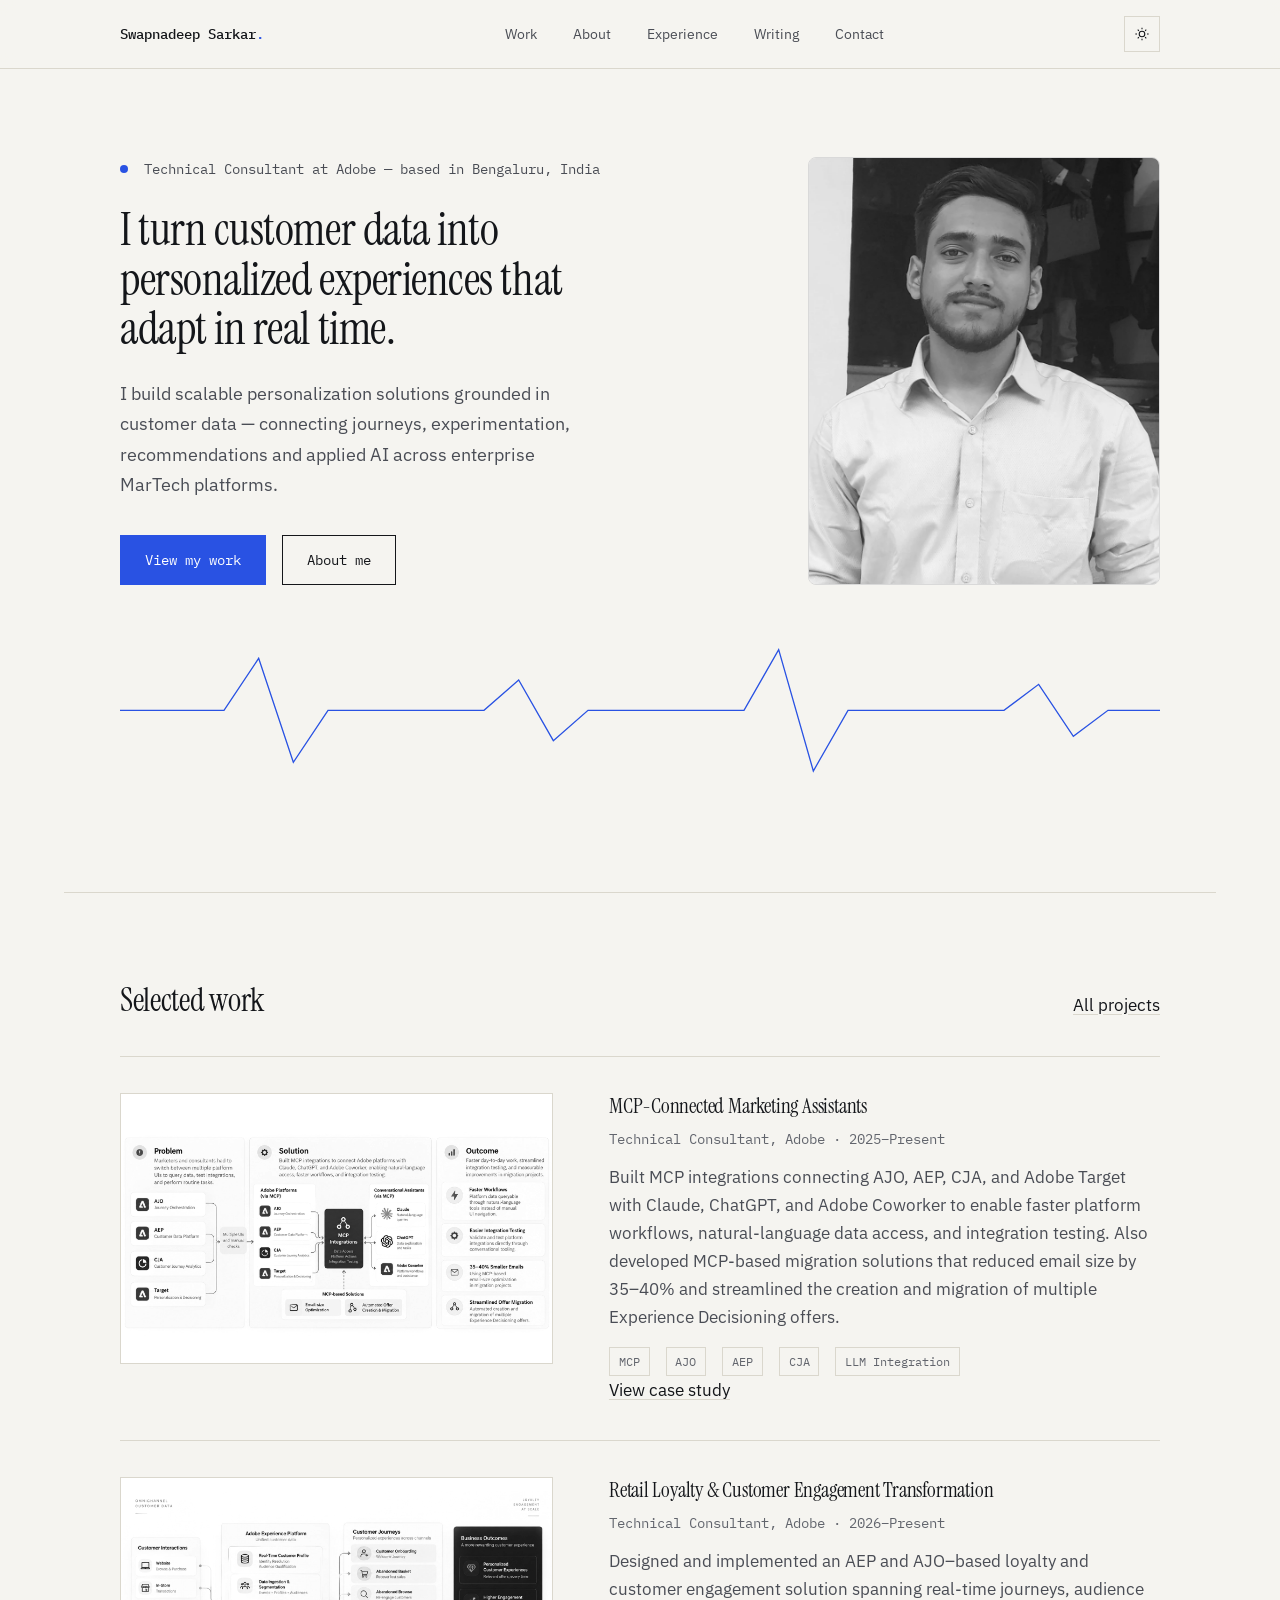
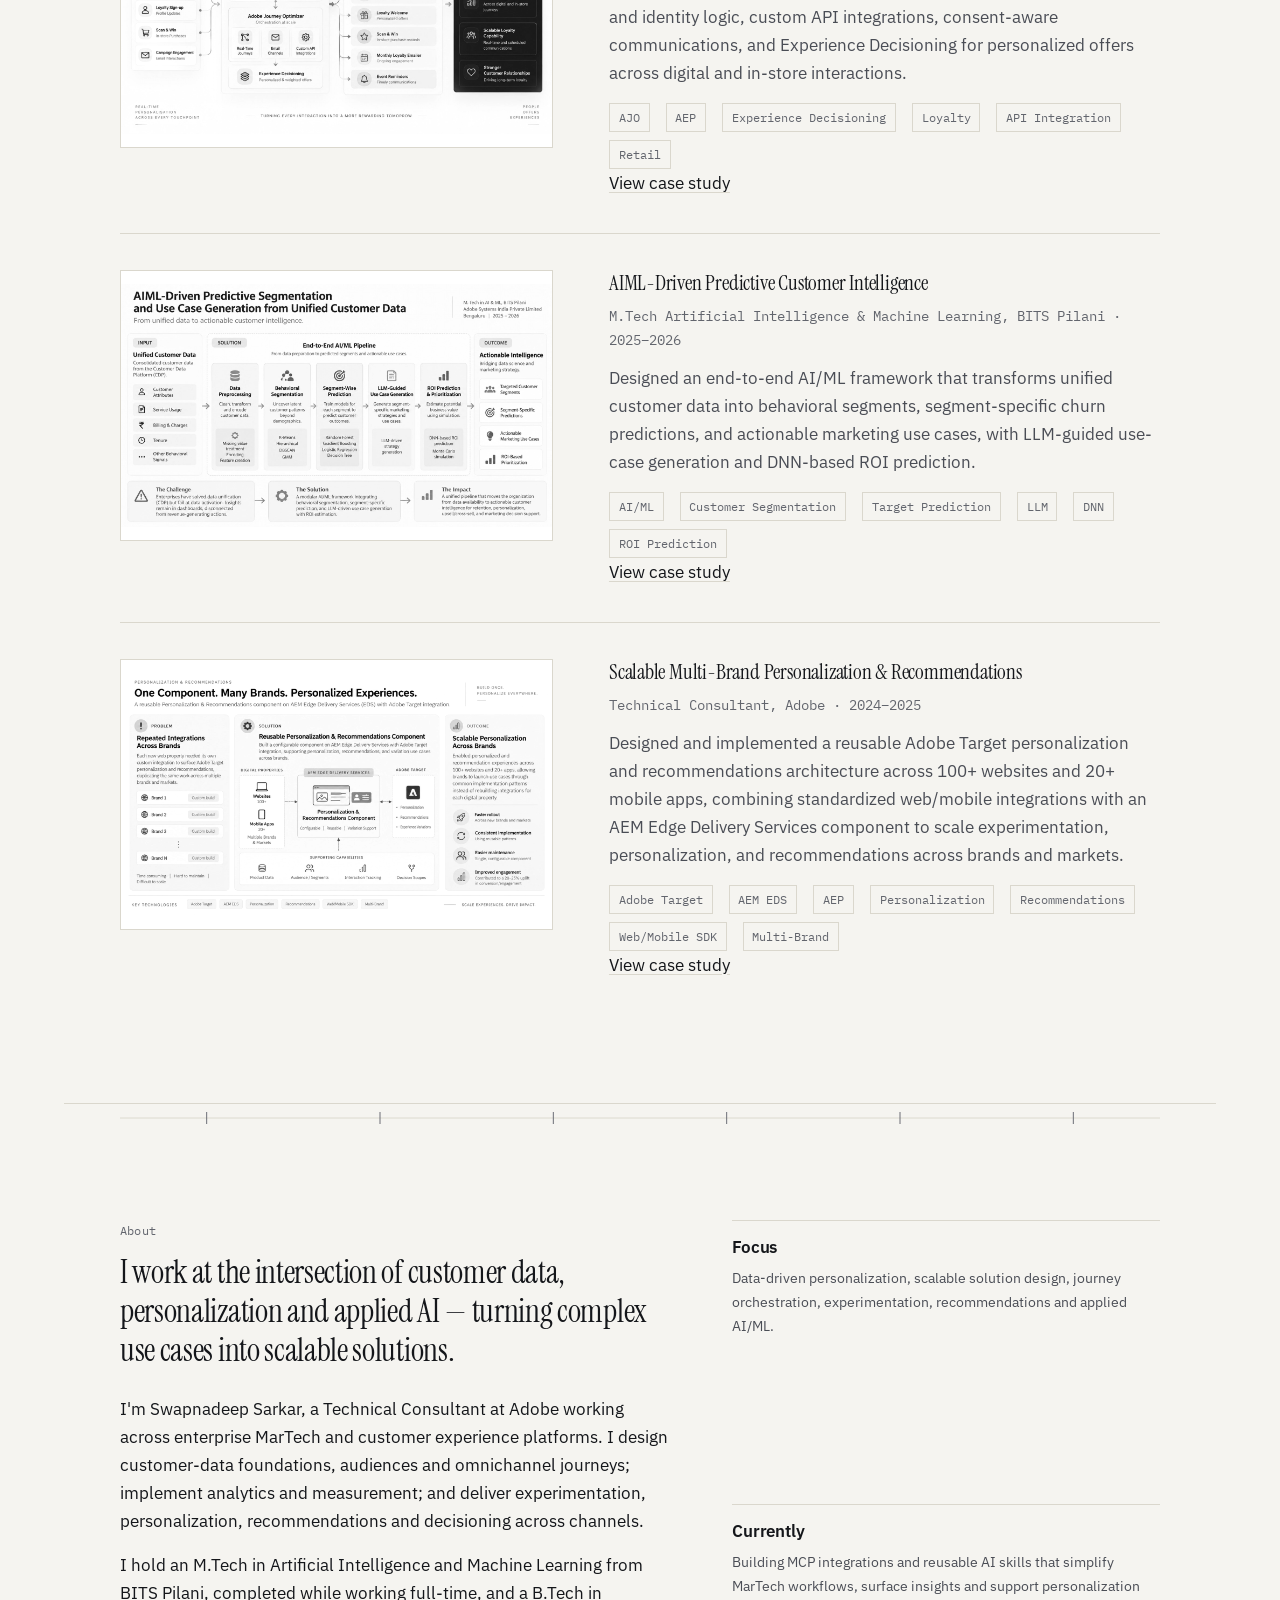
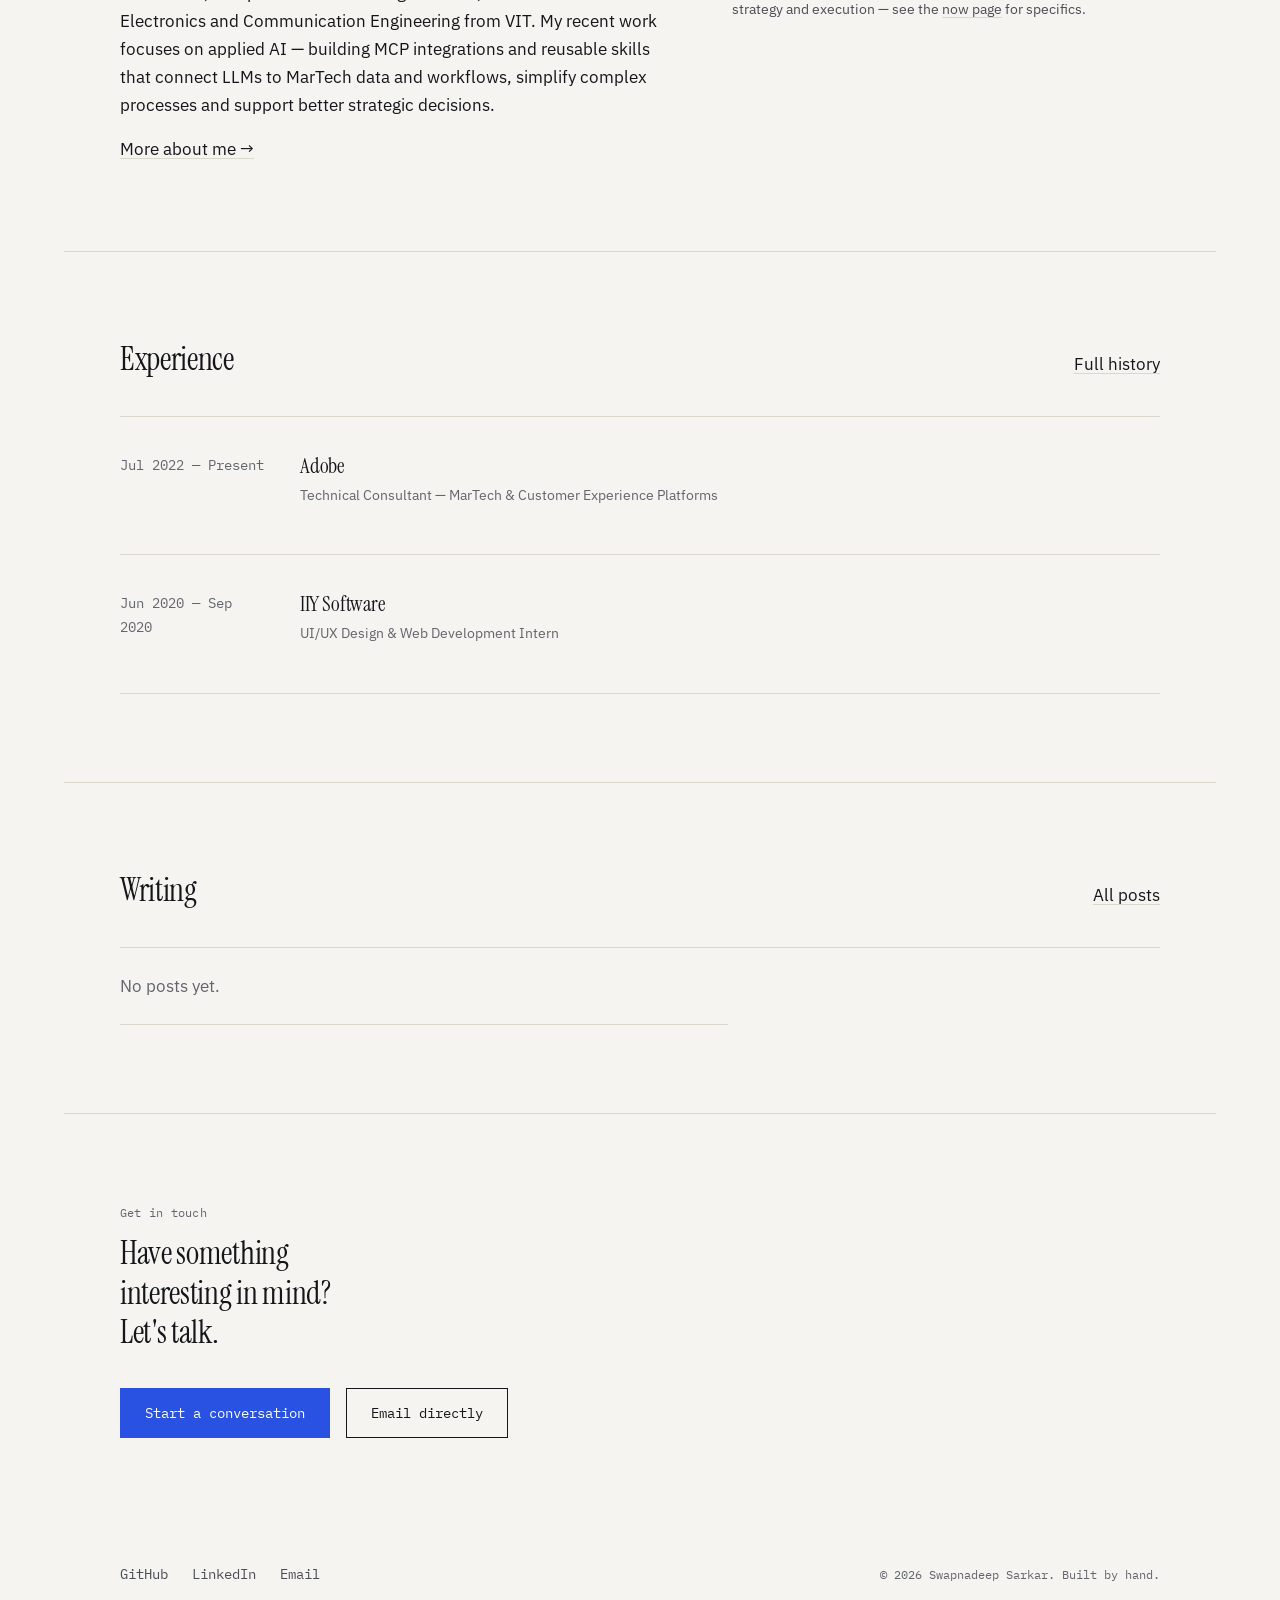
<file: index.html>
<!doctype html>
<html lang="en">

<head>
  <meta charset="UTF-8">
  <meta name="viewport" content="width=device-width, initial-scale=1">
  <title>Swapnadeep Sarkar — Technical Consultant, MarTech &amp; Applied AI</title>
  <meta name="description"
    content="Swapnadeep Sarkar — Technical Consultant at Adobe building personalization, orchestration and CDP systems for enterprise MarTech, with a growing focus on applied AI.">
  <link rel="canonical" href="https://swapnadeep2k.github.io/">
  <link rel="icon" href="assets/favicon.svg" type="image/svg+xml">
  <link rel="stylesheet" href="css/styles.css">

  <!-- Open Graph -->
  <meta property="og:type" content="website">
  <meta property="og:title" content="Swapnadeep Sarkar — Technical Consultant, MarTech &amp; Applied AI">
  <meta property="og:description"
    content="Building personalization, orchestration and CDP systems for enterprise MarTech, with a growing focus on applied AI.">
  <meta property="og:url" content="https://swapnadeep2k.github.io/">
  <meta property="og:image" content="https://swapnadeep2k.github.io/assets/og-image.png">
  <meta name="twitter:card" content="summary_large_image">
  <meta name="twitter:title" content="Swapnadeep Sarkar — Technical Consultant, MarTech &amp; Applied AI">
  <meta name="twitter:description"
    content="Building personalization, orchestration and CDP systems for enterprise MarTech, with a growing focus on applied AI.">
  <meta name="twitter:image" content="https://swapnadeep2k.github.io/assets/og-image.png">

  <script type="application/ld+json">
{
  "@context": "https://schema.org",
  "@type": "Person",
  "name": "Swapnadeep Sarkar",
  "url": "https://swapnadeep2k.github.io",
  "jobTitle": "Technical Consultant",
  "worksFor": { "@type": "Organization", "name": "Adobe" },
  "alumniOf": [
    { "@type": "CollegeOrUniversity", "name": "Birla Institute of Technology and Science, Pilani" },
    { "@type": "CollegeOrUniversity", "name": "Vellore Institute of Technology" }
  ],
  "sameAs": [
    "https://github.com/Swapnadeep2K",
    "https://www.linkedin.com/in/swapnadeep-sarkar"
  ]
}
</script>
  <script src="js/main.js"></script>
</head>

<body>
  <a class="skip-link" href="#main">Skip to content</a>

  <header class="site-header">
    <div class="wrap">
      <a class="site-mark" href="index.html">Swapnadeep Sarkar<span>.</span></a>
      <nav class="site-nav" aria-label="Primary">
        <a href="projects.html">Work</a>
        <a href="about.html">About</a>
        <a href="experience.html">Experience</a>
        <a href="writing.html">Writing</a>
        <a href="contact.html">Contact</a>
      </nav>
      <div class="header-actions">
        <button class="theme-toggle" data-theme-toggle type="button" aria-label="Toggle dark mode">
          <svg class="icon-sun" viewBox="0 0 24 24" fill="none" stroke="currentColor" stroke-width="1.6"
            aria-hidden="true">
            <circle cx="12" cy="12" r="4.2" />
            <path
              d="M12 2.5v2.4M12 19v2.4M4.5 12H2M22 12h-2.5M5.6 5.6l1.7 1.7M16.7 16.7l1.7 1.7M18.4 5.6l-1.7 1.7M7.3 16.7l-1.7 1.7" />
          </svg>
          <svg class="icon-moon" viewBox="0 0 24 24" fill="none" stroke="currentColor" stroke-width="1.6"
            aria-hidden="true">
            <path d="M20 14.5A8.5 8.5 0 0 1 9.5 4 8.5 8.5 0 1 0 20 14.5Z" />
          </svg>
        </button>
        <button class="nav-toggle" data-nav-toggle type="button" aria-label="Toggle menu" aria-expanded="false"
          aria-controls="mobile-nav">
          <svg viewBox="0 0 24 24" fill="none" stroke="currentColor" stroke-width="1.6" aria-hidden="true">
            <path d="M4 7h16M4 12h16M4 17h16" />
          </svg>
        </button>
      </div>
    </div>
  </header>

  <nav class="mobile-nav" id="mobile-nav" data-mobile-nav aria-label="Mobile">
    <ul>
      <li><a href="projects.html">Work</a></li>
      <li><a href="about.html">About</a></li>
      <li><a href="experience.html">Experience</a></li>
      <li><a href="writing.html">Writing</a></li>
      <li><a href="contact.html">Contact</a></li>
    </ul>
  </nav>

  <main id="main">

    <section class="hero wrap">
      <div class="hero-grid">
        <div class="hero-copy">
          <p class="hero-kicker"><span class="status-dot" aria-hidden="true"></span>Technical Consultant at Adobe —
            based in
            Bengaluru, India</p>
          <h1>I turn customer data into personalized experiences that adapt in real time.</h1>
          <p class="lede">I build scalable personalization solutions grounded in customer data — connecting journeys,
            experimentation, recommendations and applied AI across enterprise MarTech platforms.</p>
          <div class="btn-row">
            <a class="btn btn-primary" href="projects.html">View my work</a>
            <a class="btn" href="about.html">About me</a>
          </div>
        </div>
        <div class="hero-media">
          <picture>
            <source srcset="assets/profile.webp" type="image/webp">
            <img class="hero-photo" src="assets/profile.png" alt="Portrait of Swapnadeep Sarkar" width="480" height="480">
          </picture>
        </div>
      </div>

      <svg class="signal-trace" viewBox="0 0 1200 160" preserveAspectRatio="none" role="img"
        aria-label="Decorative signal waveform">
        <path id="signal-path"
          d="M0,80 L120,80 L160,20 L200,140 L240,80 L420,80 L460,45 L500,115 L540,80 L720,80 L760,10 L800,150 L840,80 L1020,80 L1060,50 L1100,110 L1140,80 L1200,80" />
        <circle class="signal-pulse" r="5">
          <set attributeName="opacity" to="1" begin="2s" fill="freeze" />
          <animateMotion dur="5s" begin="2s" repeatCount="indefinite">
            <mpath href="#signal-path" xlink:href="#signal-path" />
          </animateMotion>
        </circle>
      </svg>
    </section>

    <section class="wrap">
      <div class="section-head">
        <h2>Selected work</h2>
        <a class="inline-link" href="projects.html">All projects</a>
      </div>
      <div class="work-list">

        <article class="work-item">
          <div class="work-visual">
            <picture>
              <source srcset="assets/mcp-connected-marketing-assistants.webp" type="image/webp">
              <img src="assets/mcp-connected-marketing-assistants.png"
                alt="MCP-Connected Marketing Assistants project screenshot" width="1600" height="1000" loading="lazy">
            </picture>
          </div>
          <div class="work-body">
            <h3>MCP-Connected Marketing Assistants</h3>
            <p class="role">Technical Consultant, Adobe · 2025–Present</p>
            <p>Built MCP integrations connecting AJO, AEP, CJA, and Adobe Target with Claude, ChatGPT, and Adobe
              Coworker to enable faster platform workflows, natural-language data access, and integration testing. Also
              developed MCP-based migration solutions that reduced email size by 35–40% and streamlined the creation and
              migration of multiple Experience Decisioning offers.</p>
            <div class="stack-list">
              <span>MCP</span><span>AJO</span><span>AEP</span><span>CJA</span><span>LLM Integration</span>
            </div>
            <a class="inline-link" href="projects.html#mcp-connected-marketing-assistants">View case study</a>
          </div>
        </article>

        <article class="work-item">
          <div class="work-visual">
            <picture>
              <source srcset="assets/retail-loyalty-&amp;-customer-engagement-transformation.webp" type="image/webp">
              <img src="assets/retail-loyalty-&amp;-customer-engagement-transformation.png"
                alt="Retail Loyalty & Customer Engagement Transformation project screenshot" width="1600" height="1000" loading="lazy">
            </picture>
          </div>
          <div class="work-body">
            <h3>Retail Loyalty & Customer Engagement Transformation</h3>
            <p class="role">Technical Consultant, Adobe · 2026–Present</p>
            <p>Designed and implemented an AEP and AJO–based loyalty and customer engagement solution spanning real-time
              journeys, audience and identity logic, custom API integrations, consent-aware communications, and
              Experience Decisioning for personalized offers across digital and in-store interactions.</p>
            <div class="stack-list">
              <span>AJO</span><span>AEP</span><span>Experience Decisioning</span><span>Loyalty</span><span>API
                Integration</span><span>Retail</span>
            </div>
            <a class="inline-link" href="projects.html#retail-loyalty-customer-engagement-transformation">View case study</a>
          </div>
        </article>

        <article class="work-item">
          <div class="work-visual">
            <picture>
              <source srcset="assets/aiml-driven-predictive-customer-intelligence.webp" type="image/webp">
              <img src="assets/aiml-driven-predictive-customer-intelligence.png"
                alt="AIML-Driven Predictive Customer Intelligence project screenshot" width="1600" height="1000" loading="lazy">
            </picture>
          </div>
          <div class="work-body">
            <h3>AIML-Driven Predictive Customer Intelligence</h3>
            <p class="role">M.Tech Artificial Intelligence &amp; Machine Learning, BITS Pilani · 2025–2026</p>
            <p>Designed an end-to-end AI/ML framework that transforms unified customer data into behavioral segments,
              segment-specific churn predictions, and actionable marketing use cases, with LLM-guided use-case
              generation and DNN-based ROI prediction.</p>
            <div class="stack-list">
              <span>AI/ML</span><span>Customer Segmentation</span><span>Target Prediction</span><span>LLM</span>
              <span>DNN</span><span>ROI Prediction</span>
            </div>
            <a class="inline-link" href="projects.html#aiml-driven-predictive-customer-intelligence">View case study</a>
          </div>
        </article>

        <article class="work-item">
          <div class="work-visual">
            <picture>
              <source srcset="assets/scalable-multi-brand-personalization-&amp;-recommendations.webp" type="image/webp">
              <img src="assets/scalable-multi-brand-personalization-&amp;-recommendations.png"
                alt="Scalable Multi-Brand Personalization & Recommendations project screenshot" width="1600"
                height="1000" loading="lazy">
            </picture>
          </div>
          <div class="work-body">
            <h3>Scalable Multi-Brand Personalization & Recommendations</h3>
            <p class="role">Technical Consultant, Adobe · 2024–2025</p>
            <p>Designed and implemented a reusable Adobe Target personalization and recommendations architecture across
              100+ websites and 20+ mobile apps, combining standardized web/mobile integrations with an AEM Edge
              Delivery Services component to scale experimentation, personalization, and recommendations across brands
              and markets.</p>
            <div class="stack-list">
              <span>Adobe Target</span><span>AEM
                EDS</span><span>AEP</span><span>Personalization</span><span>Recommendations</span><span>Web/Mobile SDK
              </span><span>Multi-Brand
              </span>
            </div>
            <a class="inline-link" href="projects.html#scalable-multi-brand-personalization-recommendations">View case study</a>
          </div>
        </article>



      </div>
    </section>

    <svg class="signal-divider wrap" viewBox="0 0 1200 28" preserveAspectRatio="none" aria-hidden="true">
      <path d="M0,14 H1200" />
      <path class="tick" d="M100,8 V20 M300,8 V20 M500,8 V20 M700,8 V20 M900,8 V20 M1100,8 V20" />
    </svg>

    <section class="wrap">
      <div class="about-grid">
        <div>
          <p class="label">About</p>
          <h2 style="margin-block:var(--space-3) var(--space-5)">I work at the intersection of customer data,
            personalization and applied AI — turning complex use cases into scalable solutions.</h2>
          <p>I'm Swapnadeep Sarkar, a Technical Consultant at Adobe working across enterprise MarTech and customer
            experience platforms. I design customer-data foundations, audiences and omnichannel journeys; implement
            analytics and measurement; and deliver experimentation, personalization, recommendations and decisioning
            across channels.</p>
          <p style="margin-top:var(--space-4)">
            I hold an M.Tech in Artificial Intelligence and Machine Learning from BITS Pilani, completed while working
            full-time, and a B.Tech in Electronics and Communication Engineering from VIT. My recent work focuses on
            applied AI — building MCP integrations and reusable skills that connect LLMs to MarTech data and workflows,
            simplify complex processes and support better strategic decisions.
          </p>
          <p class="mt-0" style="margin-top:var(--space-4)"><a class="inline-link" href="about.html">More about me →</a>
          </p>
        </div>
        <div class="pillar-list">
          <div class="pillar">
            <h3>Focus</h3>
            <p>Data-driven personalization, scalable solution design, journey orchestration, experimentation,
              recommendations and applied AI/ML.</p>
          </div>
          <div class="pillar">
            <h3>Currently</h3>
            <p>Building MCP integrations and reusable AI skills that simplify MarTech workflows, surface insights and
              support personalization strategy and execution — see the <a class="inline-link" href="now.html">now
                page</a> for specifics.</p>
          </div>
        </div>
      </div>
    </section>

    <section class="wrap">
      <div class="section-head">
        <h2>Experience</h2>
        <a class="inline-link" href="experience.html">Full history</a>
      </div>
      <div class="timeline">
        <div class="timeline-item">
          <p class="timeline-date">Jul 2022 — Present</p>
          <div>
            <h3>Adobe</h3>
            <p class="timeline-role">Technical Consultant — MarTech &amp; Customer Experience Platforms</p>
          </div>
        </div>
        <div class="timeline-item">
          <p class="timeline-date">Jun 2020 — Sep 2020</p>
          <div>
            <h3>IIY Software</h3>
            <p class="timeline-role">UI/UX Design &amp; Web Development Intern</p>
          </div>
        </div>
      </div>
    </section>

    <section class="wrap">
      <div class="section-head">
        <h2>Writing</h2>
        <a class="inline-link" href="writing.html">All posts</a>
      </div>
      <div class="writing-list">
        <p class="writing-item text-muted">No posts yet.</p>
      </div>
    </section>

    <section class="wrap cta">
      <p class="label">Get in touch</p>
      <h2 style="margin-block:var(--space-3) var(--space-6)">Have something interesting in mind? Let's talk.</h2>
      <div class="btn-row">
        <a class="btn btn-primary" href="contact.html">Start a conversation</a>
        <a class="btn" href="mailto:swapnamama90@gmail.com">Email directly</a>
      </div>
    </section>

  </main>

  <footer class="site-footer wrap">
    <div class="footer-grid">
      <div class="footer-links">
        <a href="https://github.com/Swapnadeep2K">GitHub</a>
        <a href="https://www.linkedin.com/in/swapnadeep-sarkar">LinkedIn</a>
        <a href="mailto:swapnamama90@gmail.com">Email</a>
      </div>
      <p class="footer-meta">© <span data-year>2026</span> Swapnadeep Sarkar. Built by hand.</p>
    </div>
  </footer>

</body>

</html>
</file>
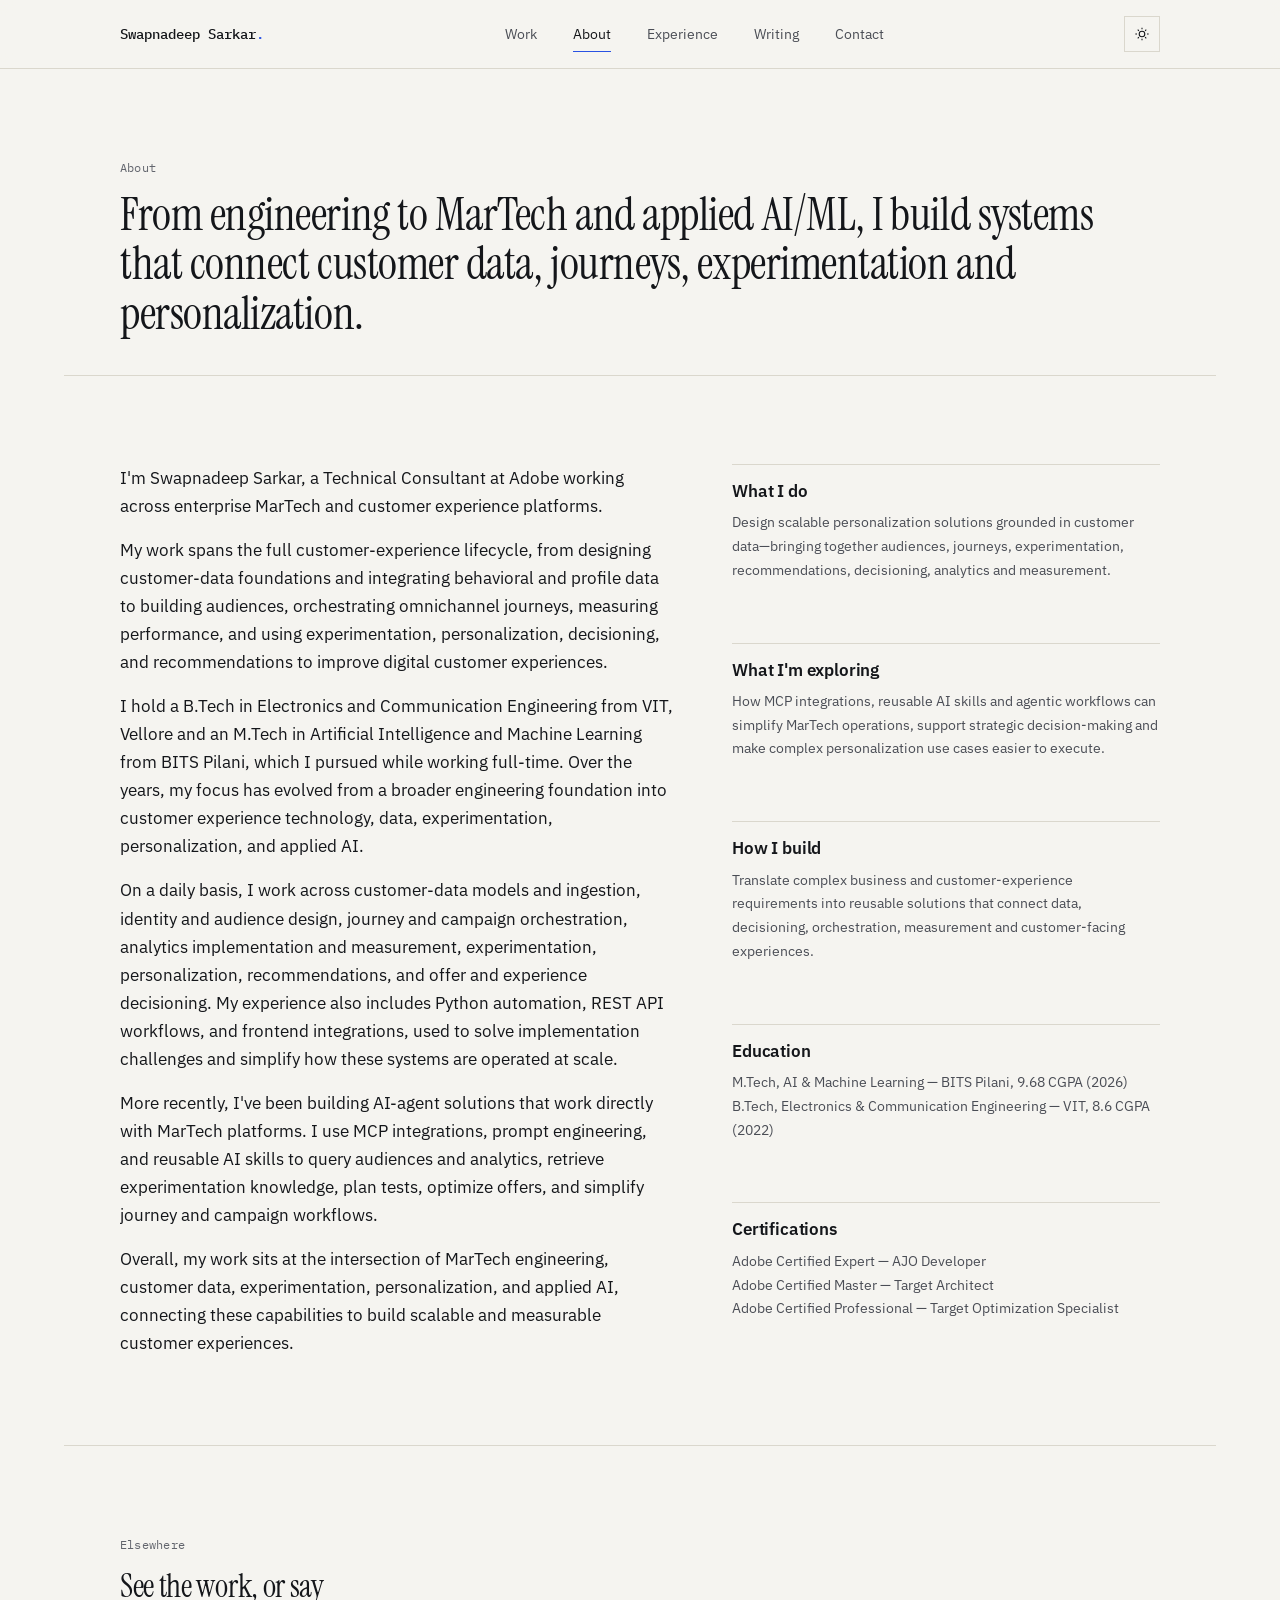
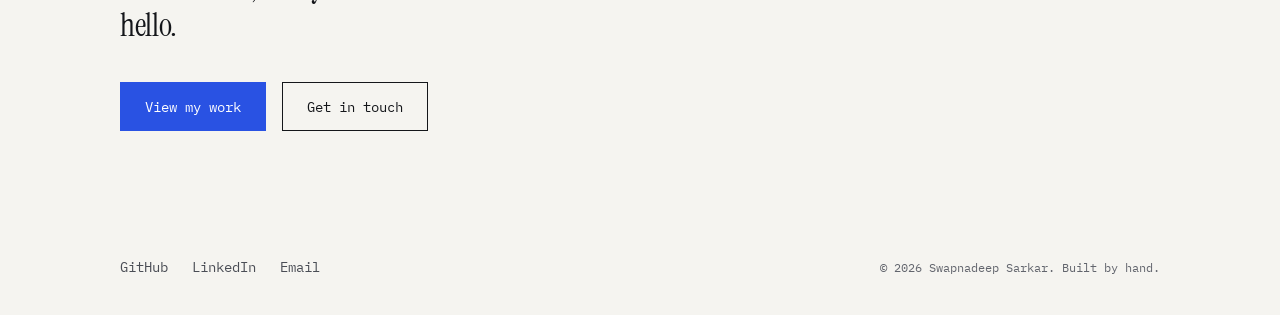
<file: about.html>
<!doctype html>
<html lang="en">

<head>
  <meta charset="UTF-8">
  <meta name="viewport" content="width=device-width, initial-scale=1">
  <title>About — Swapnadeep Sarkar</title>
  <meta name="description"
    content="About Swapnadeep Sarkar — Technical Consultant working in enterprise MarTech and applied AI, M.Tech in AI/ML from BITS Pilani, background in Electronics and Communication Engineering.">
  <link rel="canonical" href="https://swapnadeep2k.github.io/about.html">
  <link rel="icon" href="assets/favicon.svg" type="image/svg+xml">
  <link rel="stylesheet" href="css/styles.css">
  <meta property="og:type" content="website">
  <meta property="og:title" content="About — Swapnadeep Sarkar">
  <meta property="og:description" content="About Swapnadeep Sarkar — Technical Consultant working in enterprise MarTech and applied AI, M.Tech in AI/ML from BITS Pilani, background in Electronics and Communication Engineering.">
  <meta property="og:url" content="https://swapnadeep2k.github.io/about.html">
  <meta property="og:image" content="https://swapnadeep2k.github.io/assets/og-image.png">
  <meta name="twitter:card" content="summary_large_image">
  <meta name="twitter:title" content="About — Swapnadeep Sarkar">
  <meta name="twitter:description" content="About Swapnadeep Sarkar — Technical Consultant working in enterprise MarTech and applied AI, M.Tech in AI/ML from BITS Pilani, background in Electronics and Communication Engineering.">
  <meta name="twitter:image" content="https://swapnadeep2k.github.io/assets/og-image.png">
  <script type="application/ld+json">
  {
    "@context": "https://schema.org",
    "@type": "ProfilePage",
    "name": "About — Swapnadeep Sarkar",
    "description": "About Swapnadeep Sarkar — Technical Consultant working in enterprise MarTech and applied AI, M.Tech in AI/ML from BITS Pilani, background in Electronics and Communication Engineering.",
    "url": "https://swapnadeep2k.github.io/about.html",
    "mainEntity": { "@type": "Person", "name": "Swapnadeep Sarkar", "url": "https://swapnadeep2k.github.io/" }
  }
  </script>
  <script src="js/main.js"></script>
</head>

<body>
  <a class="skip-link" href="#main">Skip to content</a>

  <header class="site-header">
    <div class="wrap">
      <a class="site-mark" href="index.html">Swapnadeep Sarkar<span>.</span></a>
      <nav class="site-nav" aria-label="Primary">
        <a href="projects.html">Work</a>
        <a href="about.html" aria-current="page">About</a>
        <a href="experience.html">Experience</a>
        <a href="writing.html">Writing</a>
        <a href="contact.html">Contact</a>
      </nav>
      <div class="header-actions">
        <button class="theme-toggle" data-theme-toggle type="button" aria-label="Toggle dark mode">
          <svg class="icon-sun" viewBox="0 0 24 24" fill="none" stroke="currentColor" stroke-width="1.6"
            aria-hidden="true">
            <circle cx="12" cy="12" r="4.2" />
            <path
              d="M12 2.5v2.4M12 19v2.4M4.5 12H2M22 12h-2.5M5.6 5.6l1.7 1.7M16.7 16.7l1.7 1.7M18.4 5.6l-1.7 1.7M7.3 16.7l-1.7 1.7" />
          </svg>
          <svg class="icon-moon" viewBox="0 0 24 24" fill="none" stroke="currentColor" stroke-width="1.6"
            aria-hidden="true">
            <path d="M20 14.5A8.5 8.5 0 0 1 9.5 4 8.5 8.5 0 1 0 20 14.5Z" />
          </svg>
        </button>
        <button class="nav-toggle" data-nav-toggle type="button" aria-label="Toggle menu" aria-expanded="false"
          aria-controls="mobile-nav">
          <svg viewBox="0 0 24 24" fill="none" stroke="currentColor" stroke-width="1.6" aria-hidden="true">
            <path d="M4 7h16M4 12h16M4 17h16" />
          </svg>
        </button>
      </div>
    </div>
  </header>

  <nav class="mobile-nav" id="mobile-nav" data-mobile-nav aria-label="Mobile">
    <ul>
      <li><a href="projects.html">Work</a></li>
      <li><a href="about.html">About</a></li>
      <li><a href="experience.html">Experience</a></li>
      <li><a href="writing.html">Writing</a></li>
      <li><a href="contact.html">Contact</a></li>
    </ul>
  </nav>

  <main id="main">

    <section class="wrap" style="padding-block: var(--space-8) var(--space-6);">
      <p class="label">About</p>
      <h1 style="margin-top:var(--space-3)">From engineering to MarTech and applied AI/ML, I build systems that connect customer data, journeys, experimentation and personalization.</h1>
    </section>

    <section class="wrap">
      <div class="about-grid">
        <div>
          <p>I'm Swapnadeep Sarkar, a Technical Consultant at Adobe working across enterprise MarTech and customer experience platforms.</p>
          <p style="margin-top:var(--space-4)">My work spans the full customer-experience lifecycle, from designing customer-data foundations and integrating behavioral and profile data to building audiences, orchestrating omnichannel journeys, measuring performance, and using experimentation, personalization, decisioning, and recommendations to improve digital customer experiences.</p>
          <p style="margin-top:var(--space-4)">I hold a B.Tech in Electronics and Communication Engineering from VIT, Vellore and an M.Tech in Artificial Intelligence and Machine Learning from BITS Pilani, which I pursued while working full-time. Over the years, my focus has evolved from a broader engineering foundation into customer experience technology, data, experimentation, personalization, and applied AI.</p>
          <p style="margin-top:var(--space-4)">On a daily basis, I work across customer-data models and ingestion, identity and audience design, journey and campaign orchestration, analytics implementation and measurement, experimentation, personalization, recommendations, and offer and experience decisioning. My experience also includes Python automation, REST API workflows, and frontend integrations, used to solve implementation challenges and simplify how these systems are operated at scale.</p>
          <p style="margin-top:var(--space-4)">More recently, I've been building AI-agent solutions that work directly with MarTech platforms. I use MCP integrations, prompt engineering, and reusable AI skills to query audiences and analytics, retrieve experimentation knowledge, plan tests, optimize offers, and simplify journey and campaign workflows.</p>
          <p style="margin-top:var(--space-4)">Overall, my work sits at the intersection of MarTech engineering, customer data, experimentation, personalization, and applied AI, connecting these capabilities to build scalable and measurable customer experiences.</p>
        </div>

        <div class="pillar-list">
          <div class="pillar">
            <h3>What I do</h3>
            <p>Design scalable personalization solutions grounded in customer data—bringing together audiences, journeys, experimentation, recommendations, decisioning, analytics and measurement.</p>
          </div>
          <div class="pillar">
            <h3>What I'm exploring</h3>
            <p>How MCP integrations, reusable AI skills and agentic workflows can simplify MarTech operations, support strategic decision-making and make complex personalization use cases easier to execute.</p>
          </div>
          <div class="pillar">
            <h3>How I build</h3>
            <p>Translate complex business and customer-experience requirements into reusable solutions that connect data, decisioning, orchestration, measurement and customer-facing experiences.</p>
          </div>
          <div class="pillar">
            <h3>Education</h3>
            <p>M.Tech, AI &amp; Machine Learning — BITS Pilani, 9.68 CGPA (2026)<br>B.Tech, Electronics &amp;
              Communication Engineering — VIT, 8.6 CGPA (2022)</p>
          </div>
          <div class="pillar">
            <h3>Certifications</h3>
            <p>Adobe Certified Expert — AJO Developer<br>Adobe Certified Master — Target Architect<br>Adobe Certified
              Professional — Target Optimization Specialist</p>
          </div>
        </div>
      </div>
    </section>

    <section class="wrap cta">
      <p class="label">Elsewhere</p>
      <h2 style="margin-block:var(--space-3) var(--space-6)">See the work, or say hello.</h2>
      <div class="btn-row">
        <a class="btn btn-primary" href="projects.html">View my work</a>
        <a class="btn" href="contact.html">Get in touch</a>
      </div>
    </section>

  </main>

  <footer class="site-footer wrap">
    <div class="footer-grid">
      <div class="footer-links">
        <a href="https://github.com/Swapnadeep2K">GitHub</a>
        <a href="https://www.linkedin.com/in/swapnadeep-sarkar">LinkedIn</a>
        <a href="mailto:swapnamama90@gmail.com">Email</a>
      </div>
      <p class="footer-meta">© <span data-year>2026</span> Swapnadeep Sarkar. Built by hand.</p>
    </div>
  </footer>

</body>

</html>
</file>
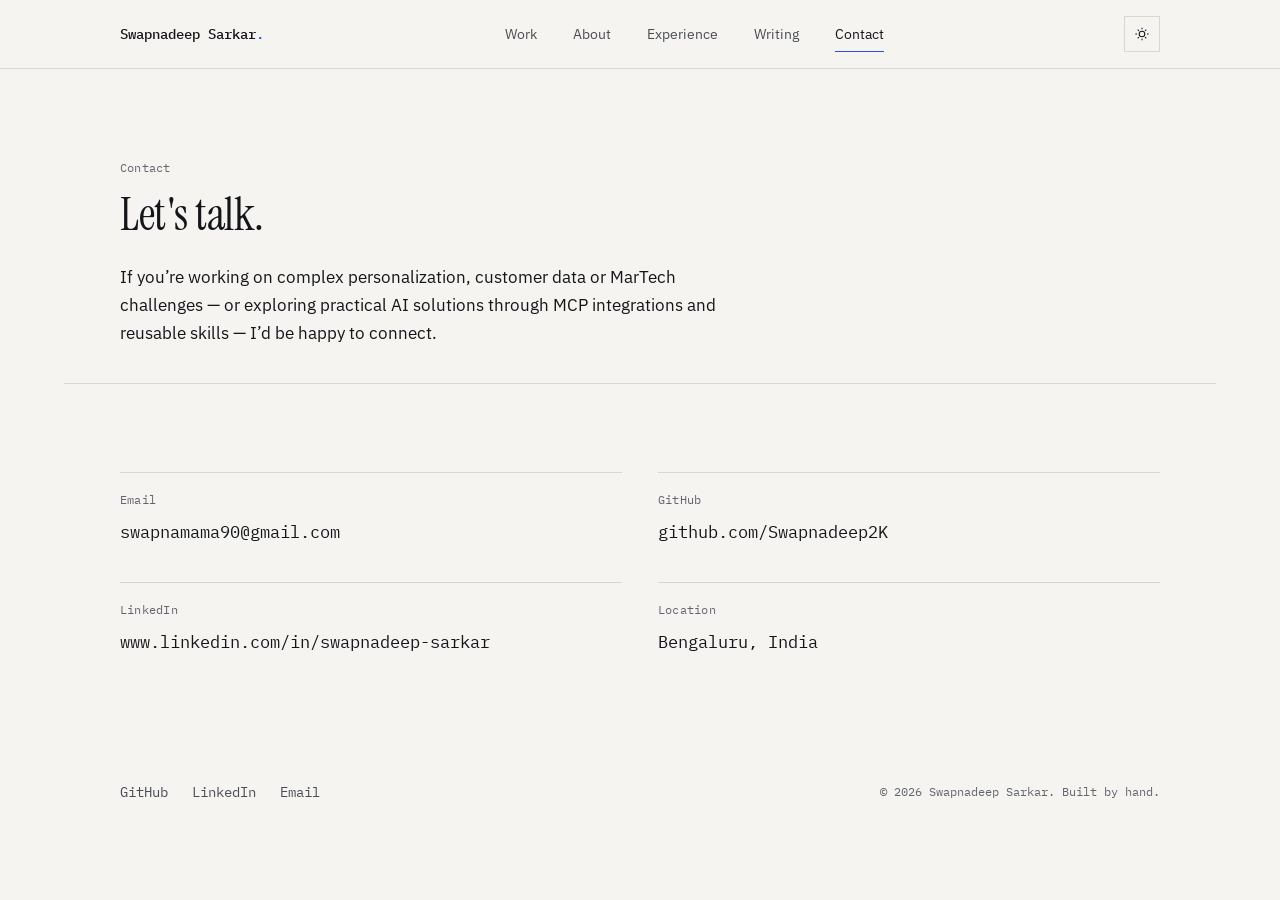
<file: contact.html>
<!doctype html>
<html lang="en">
<head>
<meta charset="UTF-8">
<meta name="viewport" content="width=device-width, initial-scale=1">
<title>Contact — Swapnadeep Sarkar</title>
<meta name="description" content="Get in touch with Swapnadeep Sarkar.">
<link rel="canonical" href="https://swapnadeep2k.github.io/contact.html">
<link rel="icon" href="assets/favicon.svg" type="image/svg+xml">
<link rel="stylesheet" href="css/styles.css">
<meta property="og:type" content="website">
<meta property="og:title" content="Contact — Swapnadeep Sarkar">
<meta property="og:description" content="Get in touch with Swapnadeep Sarkar.">
<meta property="og:url" content="https://swapnadeep2k.github.io/contact.html">
<meta property="og:image" content="https://swapnadeep2k.github.io/assets/og-image.png">
<meta name="twitter:card" content="summary_large_image">
<meta name="twitter:title" content="Contact — Swapnadeep Sarkar">
<meta name="twitter:description" content="Get in touch with Swapnadeep Sarkar.">
<meta name="twitter:image" content="https://swapnadeep2k.github.io/assets/og-image.png">
<script type="application/ld+json">
{
  "@context": "https://schema.org",
  "@type": "ContactPage",
  "name": "Contact — Swapnadeep Sarkar",
  "description": "Get in touch with Swapnadeep Sarkar.",
  "url": "https://swapnadeep2k.github.io/contact.html",
  "about": { "@type": "Person", "name": "Swapnadeep Sarkar", "url": "https://swapnadeep2k.github.io/" }
}
</script>
<script src="js/main.js"></script>
</head>
<body>
<a class="skip-link" href="#main">Skip to content</a>

<header class="site-header">
  <div class="wrap">
    <a class="site-mark" href="index.html">Swapnadeep Sarkar<span>.</span></a>
    <nav class="site-nav" aria-label="Primary">
      <a href="projects.html">Work</a>
      <a href="about.html">About</a>
      <a href="experience.html">Experience</a>
      <a href="writing.html">Writing</a>
      <a href="contact.html" aria-current="page">Contact</a>
    </nav>
    <div class="header-actions">
      <button class="theme-toggle" data-theme-toggle type="button" aria-label="Toggle dark mode">
        <svg class="icon-sun" viewBox="0 0 24 24" fill="none" stroke="currentColor" stroke-width="1.6" aria-hidden="true"><circle cx="12" cy="12" r="4.2"/><path d="M12 2.5v2.4M12 19v2.4M4.5 12H2M22 12h-2.5M5.6 5.6l1.7 1.7M16.7 16.7l1.7 1.7M18.4 5.6l-1.7 1.7M7.3 16.7l-1.7 1.7"/></svg>
        <svg class="icon-moon" viewBox="0 0 24 24" fill="none" stroke="currentColor" stroke-width="1.6" aria-hidden="true"><path d="M20 14.5A8.5 8.5 0 0 1 9.5 4 8.5 8.5 0 1 0 20 14.5Z"/></svg>
      </button>
      <button class="nav-toggle" data-nav-toggle type="button" aria-label="Toggle menu" aria-expanded="false" aria-controls="mobile-nav">
        <svg viewBox="0 0 24 24" fill="none" stroke="currentColor" stroke-width="1.6" aria-hidden="true"><path d="M4 7h16M4 12h16M4 17h16"/></svg>
      </button>
    </div>
  </div>
</header>

<nav class="mobile-nav" id="mobile-nav" data-mobile-nav aria-label="Mobile">
  <ul>
    <li><a href="projects.html">Work</a></li>
    <li><a href="about.html">About</a></li>
    <li><a href="experience.html">Experience</a></li>
    <li><a href="writing.html">Writing</a></li>
    <li><a href="contact.html">Contact</a></li>
  </ul>
</nav>

<main id="main">

  <section class="wrap" style="padding-block: var(--space-8) var(--space-6);">
    <p class="label">Contact</p>
    <h1 style="margin-top:var(--space-3)">Let's talk.</h1>
    <p class="lede" style="margin-top:var(--space-5)">If you’re working on complex personalization, customer data or MarTech challenges — or exploring practical AI solutions through MCP integrations and reusable skills — I’d be happy to connect.</p>
  </section>

  <section class="wrap">
    <div class="contact-grid">
      <div class="contact-card">
        <span class="label">Email</span>
        <a href="mailto:swapnamama90@gmail.com">swapnamama90@gmail.com</a>
      </div>
      <div class="contact-card">
        <span class="label">GitHub</span>
        <a href="https://github.com/Swapnadeep2K">github.com/Swapnadeep2K</a>
      </div>
      <div class="contact-card">
        <span class="label">LinkedIn</span>
        <a href="https://www.linkedin.com/in/swapnadeep-sarkar">www.linkedin.com/in/swapnadeep-sarkar</a>
      </div>
      <div class="contact-card">
        <span class="label">Location</span>
        <a href="https://maps.app.goo.gl/shvfdfj9HoNXcJVx5">Bengaluru, India</a>
      </div>
    </div>

    <!--
      Optional message form.
      Static hosting (GitHub Pages) has no server, so this form does not
      submit anywhere by default. To make it functional, either:
        1) Point the form action at a form backend (e.g. Formspree, Getform), or
        2) Remove this form and rely on the mailto: link above.
      Delete this whole block if you'd rather keep the page to direct links only.
    -->
    <!-- <form class="contact-form" action="[FORM_BACKEND_URL]" method="POST">
      <div class="field">
        <label for="name">Name</label>
        <input id="name" name="name" type="text" required autocomplete="name">
      </div>
      <div class="field">
        <label for="email">Email</label>
        <input id="email" name="email" type="email" required autocomplete="email">
      </div>
      <div class="field">
        <label for="message">Message</label>
        <textarea id="message" name="message" required></textarea>
      </div>
      <div>
        <button class="btn btn-primary" type="submit">Send message</button>
      </div>
    </form> -->
  </section>

</main>

<footer class="site-footer wrap">
  <div class="footer-grid">
    <div class="footer-links">
      <a href="https://github.com/Swapnadeep2K">GitHub</a>
      <a href="https://www.linkedin.com/in/swapnadeep-sarkar">LinkedIn</a>
      <a href="mailto:swapnamama90@gmail.com">Email</a>
    </div>
    <p class="footer-meta">© <span data-year>2026</span> Swapnadeep Sarkar. Built by hand.</p>
  </div>
</footer>

</body>
</html>
</file>
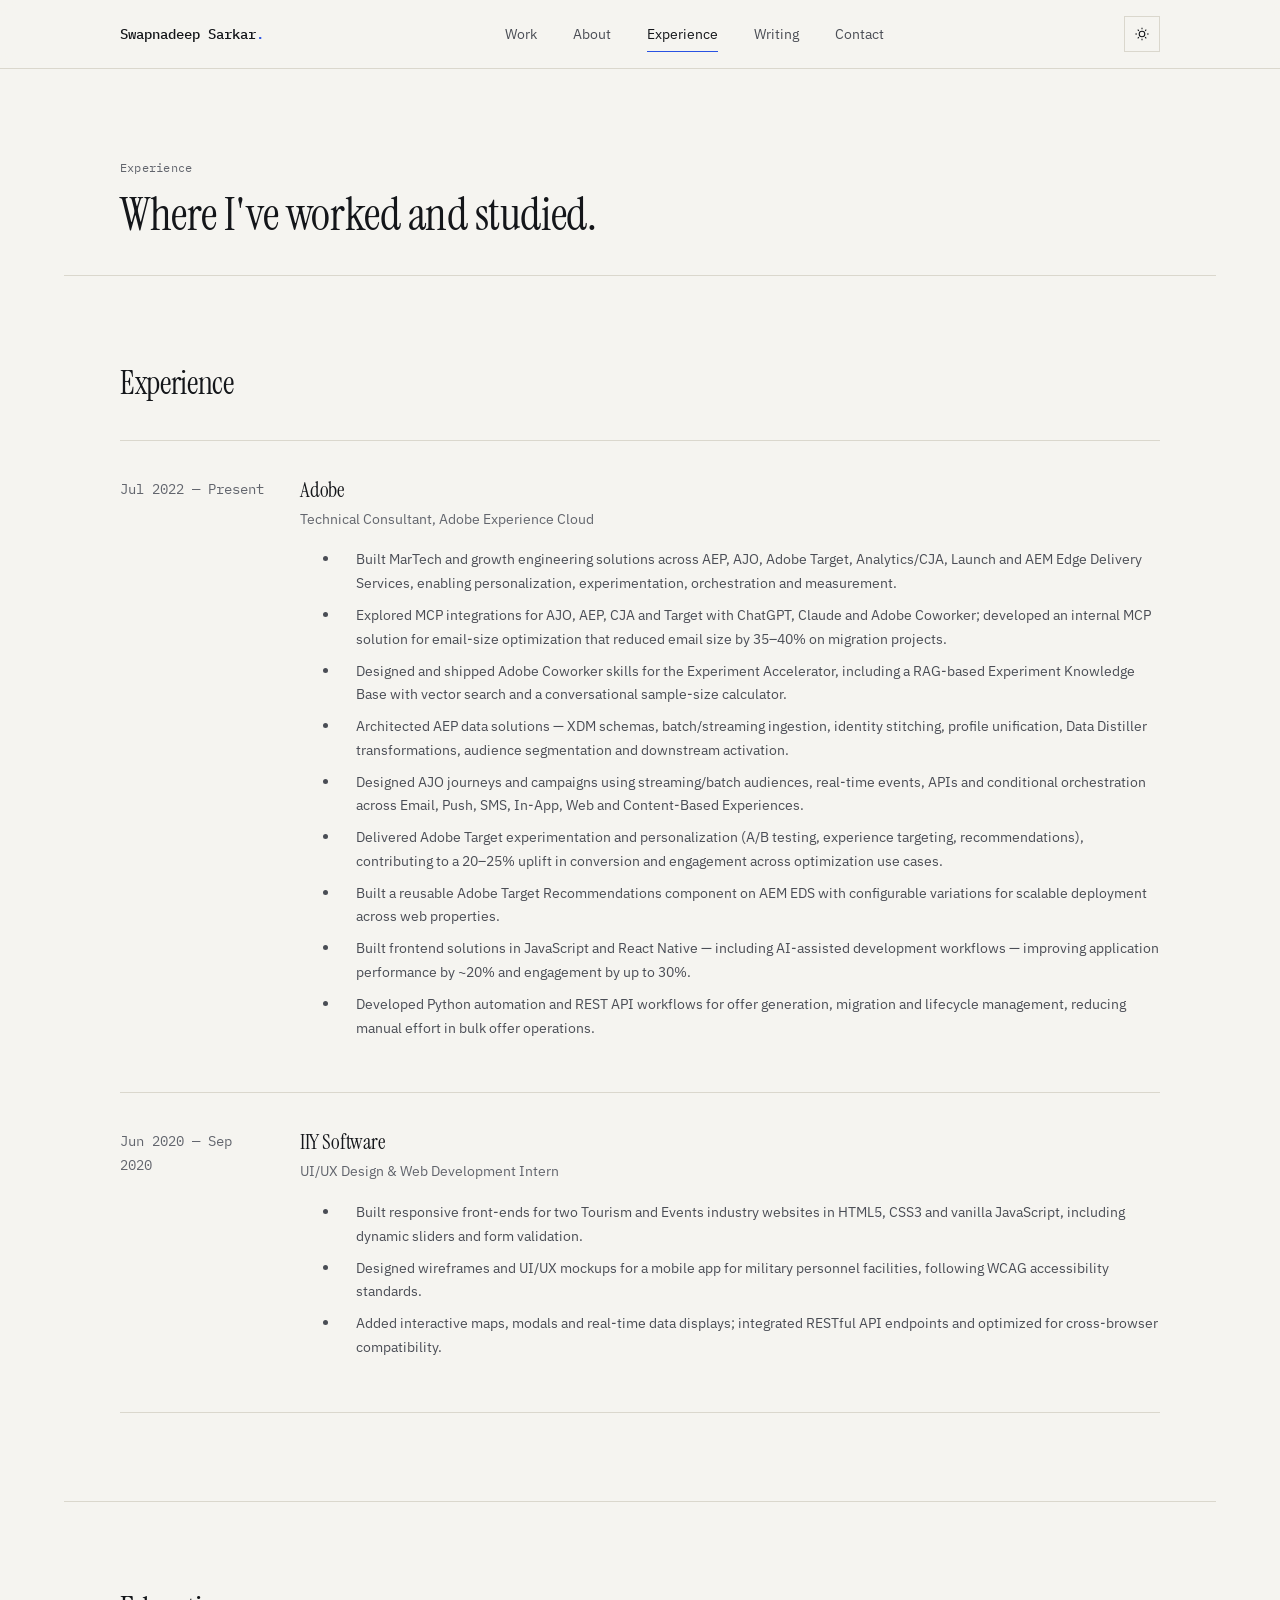
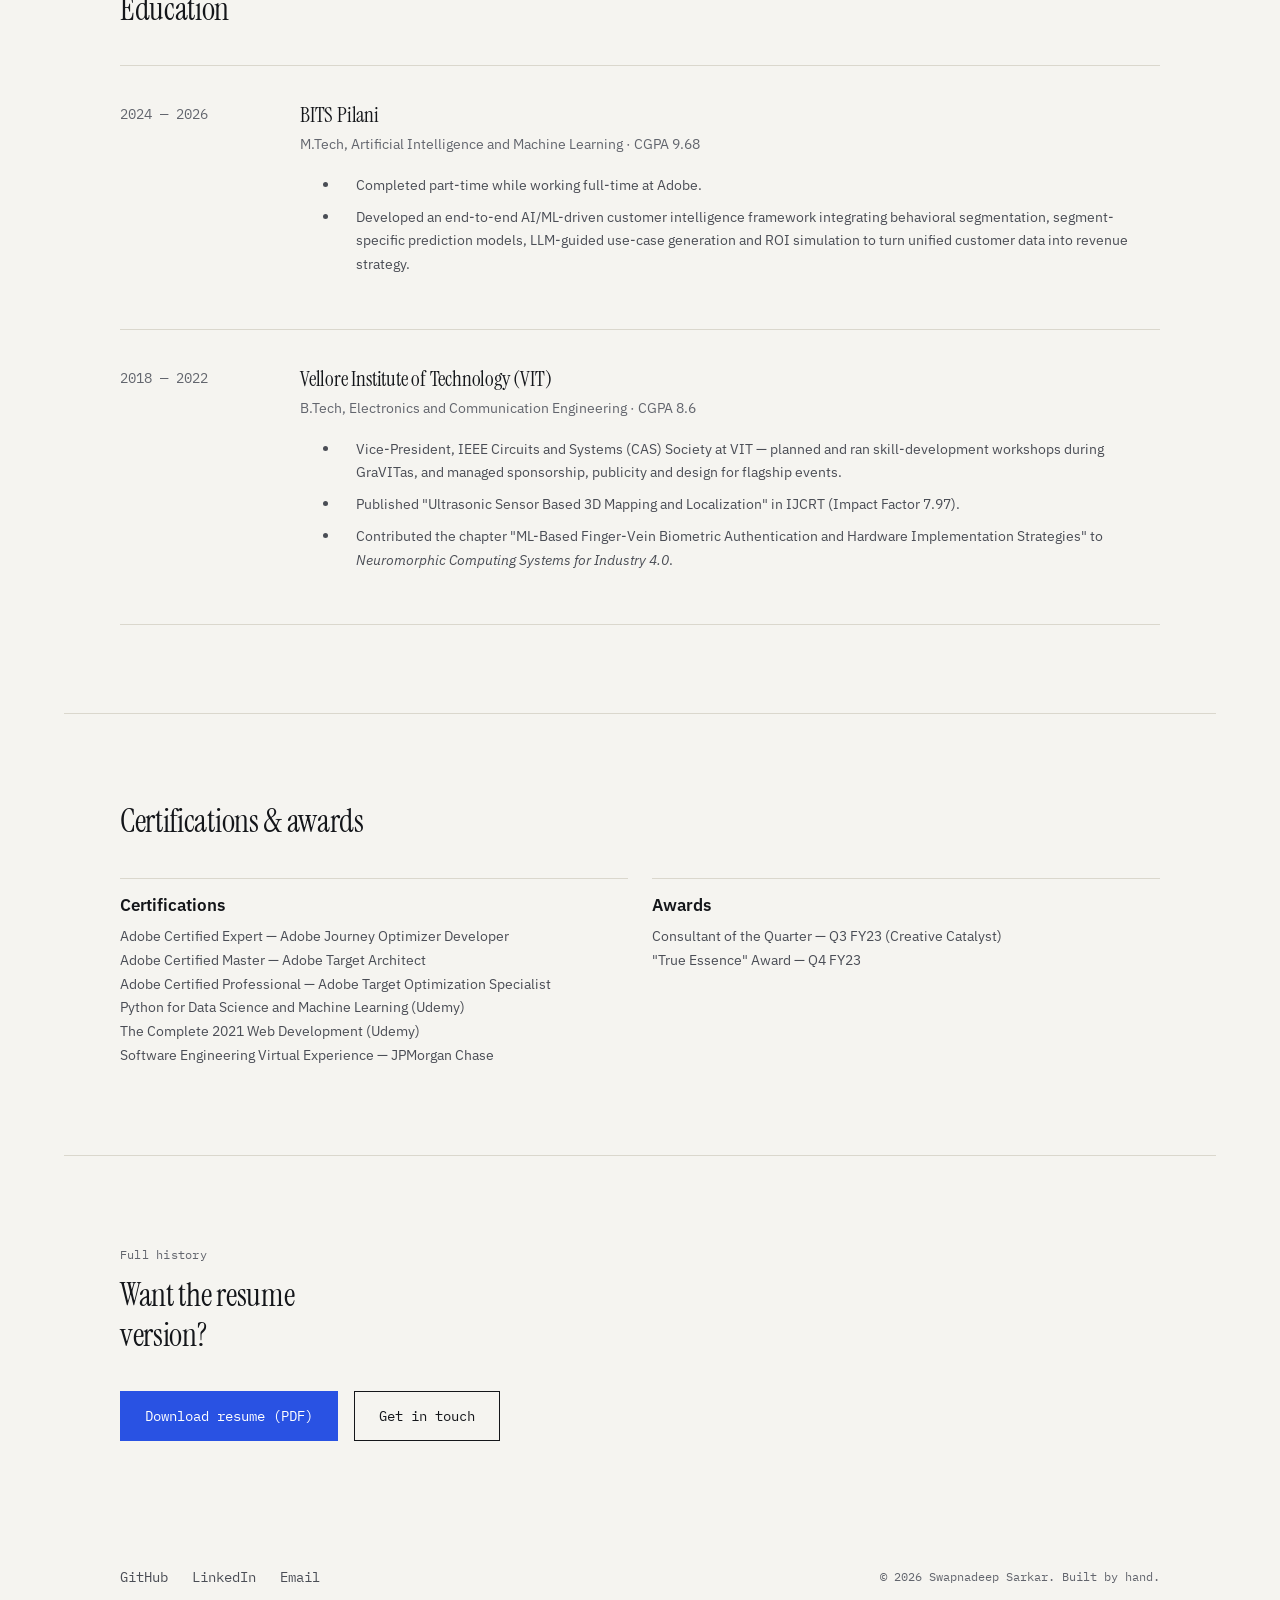
<file: experience.html>
<!doctype html>
<html lang="en">
<head>
<meta charset="UTF-8">
<meta name="viewport" content="width=device-width, initial-scale=1">
<title>Experience — Swapnadeep Sarkar</title>
<meta name="description" content="Professional and educational timeline for Swapnadeep Sarkar — Technical Consultant at Adobe, M.Tech AI/ML from BITS Pilani, B.Tech ECE from VIT.">
<link rel="canonical" href="https://swapnadeep2k.github.io/experience.html">
<link rel="icon" href="assets/favicon.svg" type="image/svg+xml">
<link rel="stylesheet" href="css/styles.css">
<meta property="og:type" content="website">
<meta property="og:title" content="Experience — Swapnadeep Sarkar">
<meta property="og:description" content="Professional and educational timeline for Swapnadeep Sarkar — Technical Consultant at Adobe, M.Tech AI/ML from BITS Pilani, B.Tech ECE from VIT.">
<meta property="og:url" content="https://swapnadeep2k.github.io/experience.html">
<meta property="og:image" content="https://swapnadeep2k.github.io/assets/og-image.png">
<meta name="twitter:card" content="summary_large_image">
<meta name="twitter:title" content="Experience — Swapnadeep Sarkar">
<meta name="twitter:description" content="Professional and educational timeline for Swapnadeep Sarkar — Technical Consultant at Adobe, M.Tech AI/ML from BITS Pilani, B.Tech ECE from VIT.">
<meta name="twitter:image" content="https://swapnadeep2k.github.io/assets/og-image.png">
<script type="application/ld+json">
{
  "@context": "https://schema.org",
  "@type": "WebPage",
  "name": "Experience — Swapnadeep Sarkar",
  "description": "Professional and educational timeline for Swapnadeep Sarkar — Technical Consultant at Adobe, M.Tech AI/ML from BITS Pilani, B.Tech ECE from VIT.",
  "url": "https://swapnadeep2k.github.io/experience.html",
  "about": { "@type": "Person", "name": "Swapnadeep Sarkar", "url": "https://swapnadeep2k.github.io/" }
}
</script>
<script src="js/main.js"></script>
</head>
<body>
<a class="skip-link" href="#main">Skip to content</a>

<header class="site-header">
  <div class="wrap">
    <a class="site-mark" href="index.html">Swapnadeep Sarkar<span>.</span></a>
    <nav class="site-nav" aria-label="Primary">
      <a href="projects.html">Work</a>
      <a href="about.html">About</a>
      <a href="experience.html" aria-current="page">Experience</a>
      <a href="writing.html">Writing</a>
      <a href="contact.html">Contact</a>
    </nav>
    <div class="header-actions">
      <button class="theme-toggle" data-theme-toggle type="button" aria-label="Toggle dark mode">
        <svg class="icon-sun" viewBox="0 0 24 24" fill="none" stroke="currentColor" stroke-width="1.6" aria-hidden="true"><circle cx="12" cy="12" r="4.2"/><path d="M12 2.5v2.4M12 19v2.4M4.5 12H2M22 12h-2.5M5.6 5.6l1.7 1.7M16.7 16.7l1.7 1.7M18.4 5.6l-1.7 1.7M7.3 16.7l-1.7 1.7"/></svg>
        <svg class="icon-moon" viewBox="0 0 24 24" fill="none" stroke="currentColor" stroke-width="1.6" aria-hidden="true"><path d="M20 14.5A8.5 8.5 0 0 1 9.5 4 8.5 8.5 0 1 0 20 14.5Z"/></svg>
      </button>
      <button class="nav-toggle" data-nav-toggle type="button" aria-label="Toggle menu" aria-expanded="false" aria-controls="mobile-nav">
        <svg viewBox="0 0 24 24" fill="none" stroke="currentColor" stroke-width="1.6" aria-hidden="true"><path d="M4 7h16M4 12h16M4 17h16"/></svg>
      </button>
    </div>
  </div>
</header>

<nav class="mobile-nav" id="mobile-nav" data-mobile-nav aria-label="Mobile">
  <ul>
    <li><a href="projects.html">Work</a></li>
    <li><a href="about.html">About</a></li>
    <li><a href="experience.html">Experience</a></li>
    <li><a href="writing.html">Writing</a></li>
    <li><a href="contact.html">Contact</a></li>
  </ul>
</nav>

<main id="main">

  <section class="wrap" style="padding-block: var(--space-8) var(--space-6);">
    <p class="label">Experience</p>
    <h1 style="margin-top:var(--space-3)">Where I've worked and studied.</h1>
  </section>

  <section class="wrap">
    <div class="section-head"><h2>Experience</h2></div>
    <div class="timeline">

      <div class="timeline-item">
        <p class="timeline-date">Jul 2022 — Present</p>
        <div>
          <h3>Adobe</h3>
          <p class="timeline-role">Technical Consultant, Adobe Experience Cloud</p>
          <ul>
            <li>Built MarTech and growth engineering solutions across AEP, AJO, Adobe Target, Analytics/CJA, Launch and AEM Edge Delivery Services, enabling personalization, experimentation, orchestration and measurement.</li>
            <li>Explored MCP integrations for AJO, AEP, CJA and Target with ChatGPT, Claude and Adobe Coworker; developed an internal MCP solution for email-size optimization that reduced email size by 35–40% on migration projects.</li>
            <li>Designed and shipped Adobe Coworker skills for the Experiment Accelerator, including a RAG-based Experiment Knowledge Base with vector search and a conversational sample-size calculator.</li>
            <li>Architected AEP data solutions — XDM schemas, batch/streaming ingestion, identity stitching, profile unification, Data Distiller transformations, audience segmentation and downstream activation.</li>
            <li>Designed AJO journeys and campaigns using streaming/batch audiences, real-time events, APIs and conditional orchestration across Email, Push, SMS, In-App, Web and Content-Based Experiences.</li>
            <li>Delivered Adobe Target experimentation and personalization (A/B testing, experience targeting, recommendations), contributing to a 20–25% uplift in conversion and engagement across optimization use cases.</li>
            <li>Built a reusable Adobe Target Recommendations component on AEM EDS with configurable variations for scalable deployment across web properties.</li>
            <li>Built frontend solutions in JavaScript and React Native — including AI-assisted development workflows — improving application performance by ~20% and engagement by up to 30%.</li>
            <li>Developed Python automation and REST API workflows for offer generation, migration and lifecycle management, reducing manual effort in bulk offer operations.</li>
          </ul>
        </div>
      </div>

      <div class="timeline-item">
        <p class="timeline-date">Jun 2020 — Sep 2020</p>
        <div>
          <h3>IIY Software</h3>
          <p class="timeline-role">UI/UX Design &amp; Web Development Intern</p>
          <ul>
            <li>Built responsive front-ends for two Tourism and Events industry websites in HTML5, CSS3 and vanilla JavaScript, including dynamic sliders and form validation.</li>
            <li>Designed wireframes and UI/UX mockups for a mobile app for military personnel facilities, following WCAG accessibility standards.</li>
            <li>Added interactive maps, modals and real-time data displays; integrated RESTful API endpoints and optimized for cross-browser compatibility.</li>
          </ul>
        </div>
      </div>

    </div>
  </section>

  <section class="wrap">
    <div class="section-head"><h2>Education</h2></div>
    <div class="timeline">

      <div class="timeline-item">
        <p class="timeline-date">2024 — 2026</p>
        <div>
          <h3>BITS Pilani</h3>
          <p class="timeline-role">M.Tech, Artificial Intelligence and Machine Learning · CGPA 9.68</p>
          <ul>
            <li>Completed part-time while working full-time at Adobe.</li>
            <li>Developed an end-to-end AI/ML-driven customer intelligence framework integrating behavioral segmentation, segment-specific prediction models, LLM-guided use-case generation and ROI simulation to turn unified customer data into revenue strategy.</li>
          </ul>
        </div>
      </div>

      <div class="timeline-item">
        <p class="timeline-date">2018 — 2022</p>
        <div>
          <h3>Vellore Institute of Technology (VIT)</h3>
          <p class="timeline-role">B.Tech, Electronics and Communication Engineering · CGPA 8.6</p>
          <ul>
            <li>Vice-President, IEEE Circuits and Systems (CAS) Society at VIT — planned and ran skill-development workshops during GraVITas, and managed sponsorship, publicity and design for flagship events.</li>
            <li>Published "Ultrasonic Sensor Based 3D Mapping and Localization" in IJCRT (Impact Factor 7.97).</li>
            <li>Contributed the chapter "ML-Based Finger-Vein Biometric Authentication and Hardware Implementation Strategies" to <em>Neuromorphic Computing Systems for Industry 4.0</em>.</li>
          </ul>
        </div>
      </div>

    </div>
  </section>

  <section class="wrap">
    <div class="section-head"><h2>Certifications &amp; awards</h2></div>
    <div class="pillar-list" style="grid-template-columns: repeat(auto-fit, minmax(15rem, 1fr));">
      <div class="pillar">
        <h3>Certifications</h3>
        <p>Adobe Certified Expert — Adobe Journey Optimizer Developer<br>
        Adobe Certified Master — Adobe Target Architect<br>
        Adobe Certified Professional — Adobe Target Optimization Specialist<br>
        Python for Data Science and Machine Learning (Udemy)<br>
        The Complete 2021 Web Development (Udemy)<br>
        Software Engineering Virtual Experience — JPMorgan Chase</p>
      </div>
      <div class="pillar">
        <h3>Awards</h3>
        <p>Consultant of the Quarter — Q3 FY23 (Creative Catalyst)<br>
        "True Essence" Award — Q4 FY23</p>
      </div>
    </div>
  </section>

  <section class="wrap cta">
    <p class="label">Full history</p>
    <h2 style="margin-block:var(--space-3) var(--space-6)">Want the resume version?</h2>
    <div class="btn-row">
      <a class="btn btn-primary" href="assets/resume.pdf" download>Download resume (PDF)</a>
      <a class="btn" href="contact.html">Get in touch</a>
    </div>
  </section>

</main>

<footer class="site-footer wrap">
  <div class="footer-grid">
    <div class="footer-links">
      <a href="https://github.com/Swapnadeep2K">GitHub</a>
      <a href="https://www.linkedin.com/in/swapnadeep-sarkar">LinkedIn</a>
      <a href="mailto:swapnamama90@gmail.com">Email</a>
    </div>
    <p class="footer-meta">© <span data-year>2026</span> Swapnadeep Sarkar. Built by hand.</p>
  </div>
</footer>

</body>
</html>
</file>
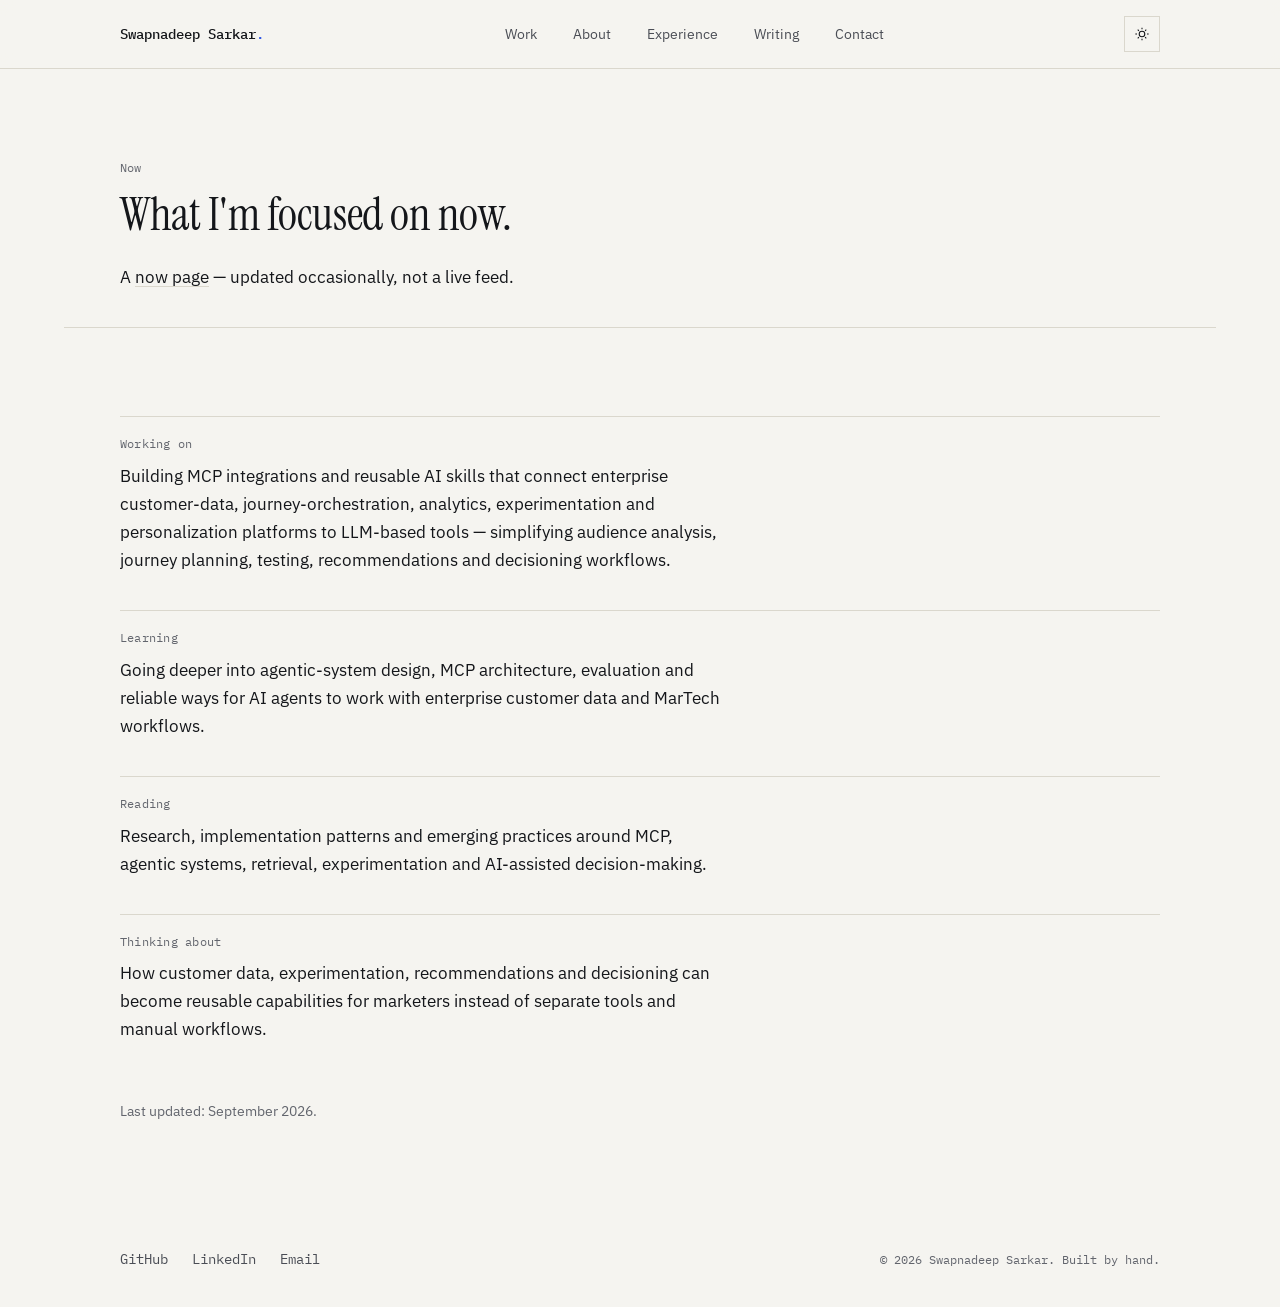
<file: now.html>
<!doctype html>
<html lang="en">
<head>
<meta charset="UTF-8">
<meta name="viewport" content="width=device-width, initial-scale=1">
<title>Now — Swapnadeep Sarkar</title>
<meta name="description" content="What Swapnadeep Sarkar is focused on right now.">
<link rel="canonical" href="https://swapnadeep2k.github.io/now.html">
<link rel="icon" href="assets/favicon.svg" type="image/svg+xml">
<link rel="stylesheet" href="css/styles.css">
<meta property="og:type" content="website">
<meta property="og:title" content="Now — Swapnadeep Sarkar">
<meta property="og:description" content="What Swapnadeep Sarkar is focused on right now.">
<meta property="og:url" content="https://swapnadeep2k.github.io/now.html">
<meta property="og:image" content="https://swapnadeep2k.github.io/assets/og-image.png">
<meta name="twitter:card" content="summary_large_image">
<meta name="twitter:title" content="Now — Swapnadeep Sarkar">
<meta name="twitter:description" content="What Swapnadeep Sarkar is focused on right now.">
<meta name="twitter:image" content="https://swapnadeep2k.github.io/assets/og-image.png">
<script type="application/ld+json">
{
  "@context": "https://schema.org",
  "@type": "WebPage",
  "name": "Now — Swapnadeep Sarkar",
  "description": "What Swapnadeep Sarkar is focused on right now.",
  "url": "https://swapnadeep2k.github.io/now.html",
  "about": { "@type": "Person", "name": "Swapnadeep Sarkar", "url": "https://swapnadeep2k.github.io/" }
}
</script>
<script src="js/main.js"></script>
</head>
<body>
<a class="skip-link" href="#main">Skip to content</a>

<header class="site-header">
  <div class="wrap">
    <a class="site-mark" href="index.html">Swapnadeep Sarkar<span>.</span></a>
    <nav class="site-nav" aria-label="Primary">
      <a href="projects.html">Work</a>
      <a href="about.html">About</a>
      <a href="experience.html">Experience</a>
      <a href="writing.html">Writing</a>
      <a href="contact.html">Contact</a>
    </nav>
    <div class="header-actions">
      <button class="theme-toggle" data-theme-toggle type="button" aria-label="Toggle dark mode">
        <svg class="icon-sun" viewBox="0 0 24 24" fill="none" stroke="currentColor" stroke-width="1.6" aria-hidden="true"><circle cx="12" cy="12" r="4.2"/><path d="M12 2.5v2.4M12 19v2.4M4.5 12H2M22 12h-2.5M5.6 5.6l1.7 1.7M16.7 16.7l1.7 1.7M18.4 5.6l-1.7 1.7M7.3 16.7l-1.7 1.7"/></svg>
        <svg class="icon-moon" viewBox="0 0 24 24" fill="none" stroke="currentColor" stroke-width="1.6" aria-hidden="true"><path d="M20 14.5A8.5 8.5 0 0 1 9.5 4 8.5 8.5 0 1 0 20 14.5Z"/></svg>
      </button>
      <button class="nav-toggle" data-nav-toggle type="button" aria-label="Toggle menu" aria-expanded="false" aria-controls="mobile-nav">
        <svg viewBox="0 0 24 24" fill="none" stroke="currentColor" stroke-width="1.6" aria-hidden="true"><path d="M4 7h16M4 12h16M4 17h16"/></svg>
      </button>
    </div>
  </div>
</header>

<nav class="mobile-nav" id="mobile-nav" data-mobile-nav aria-label="Mobile">
  <ul>
    <li><a href="projects.html">Work</a></li>
    <li><a href="about.html">About</a></li>
    <li><a href="experience.html">Experience</a></li>
    <li><a href="writing.html">Writing</a></li>
    <li><a href="contact.html">Contact</a></li>
  </ul>
</nav>

<main id="main">

  <section class="wrap" style="padding-block: var(--space-8) var(--space-6);">
    <p class="label">Now</p>
    <h1 style="margin-top:var(--space-3)">What I'm focused on now.</h1>
    <p class="lede" style="margin-top:var(--space-5)">A <a class="inline-link" href="https://nownownow.com/about" target="_blank" rel="noopener">now page</a> — updated occasionally, not a live feed.</p>
  </section>

  <section class="wrap">
    <div class="now-list">
      <div class="now-item">
        <span class="label">Working on</span>
        <p>Building MCP integrations and reusable AI skills that connect enterprise customer-data, journey-orchestration, analytics, experimentation and personalization platforms to LLM-based tools — simplifying audience analysis, journey planning, testing, recommendations and decisioning workflows.</p>
      </div>
      <div class="now-item">
        <span class="label">Learning</span>
        <p>Going deeper into agentic-system design, MCP architecture, evaluation and reliable ways for AI agents to work with enterprise customer data and MarTech workflows.</p>
      </div>
      <div class="now-item">
        <span class="label">Reading</span>
        <p>Research, implementation patterns and emerging practices around MCP, agentic systems, retrieval, experimentation and AI-assisted decision-making.</p>
      </div>
      <div class="now-item">
        <span class="label">Thinking about</span>
        <p>How customer data, experimentation, recommendations and decisioning can become reusable capabilities for marketers instead of separate tools and manual workflows.</p>
      </div>
    </div>
    <p class="text-muted" style="margin-top:var(--space-7); font-size: var(--fs-small);">Last updated: September 2026.</p>
  </section>

</main>

<footer class="site-footer wrap">
  <div class="footer-grid">
    <div class="footer-links">
      <a href="https://github.com/Swapnadeep2K">GitHub</a>
      <a href="https://www.linkedin.com/in/swapnadeep-sarkar">LinkedIn</a>
      <a href="mailto:swapnamama90@gmail.com">Email</a>
    </div>
    <p class="footer-meta">© <span data-year>2026</span> Swapnadeep Sarkar. Built by hand.</p>
  </div>
</footer>

</body>
</html>
</file>
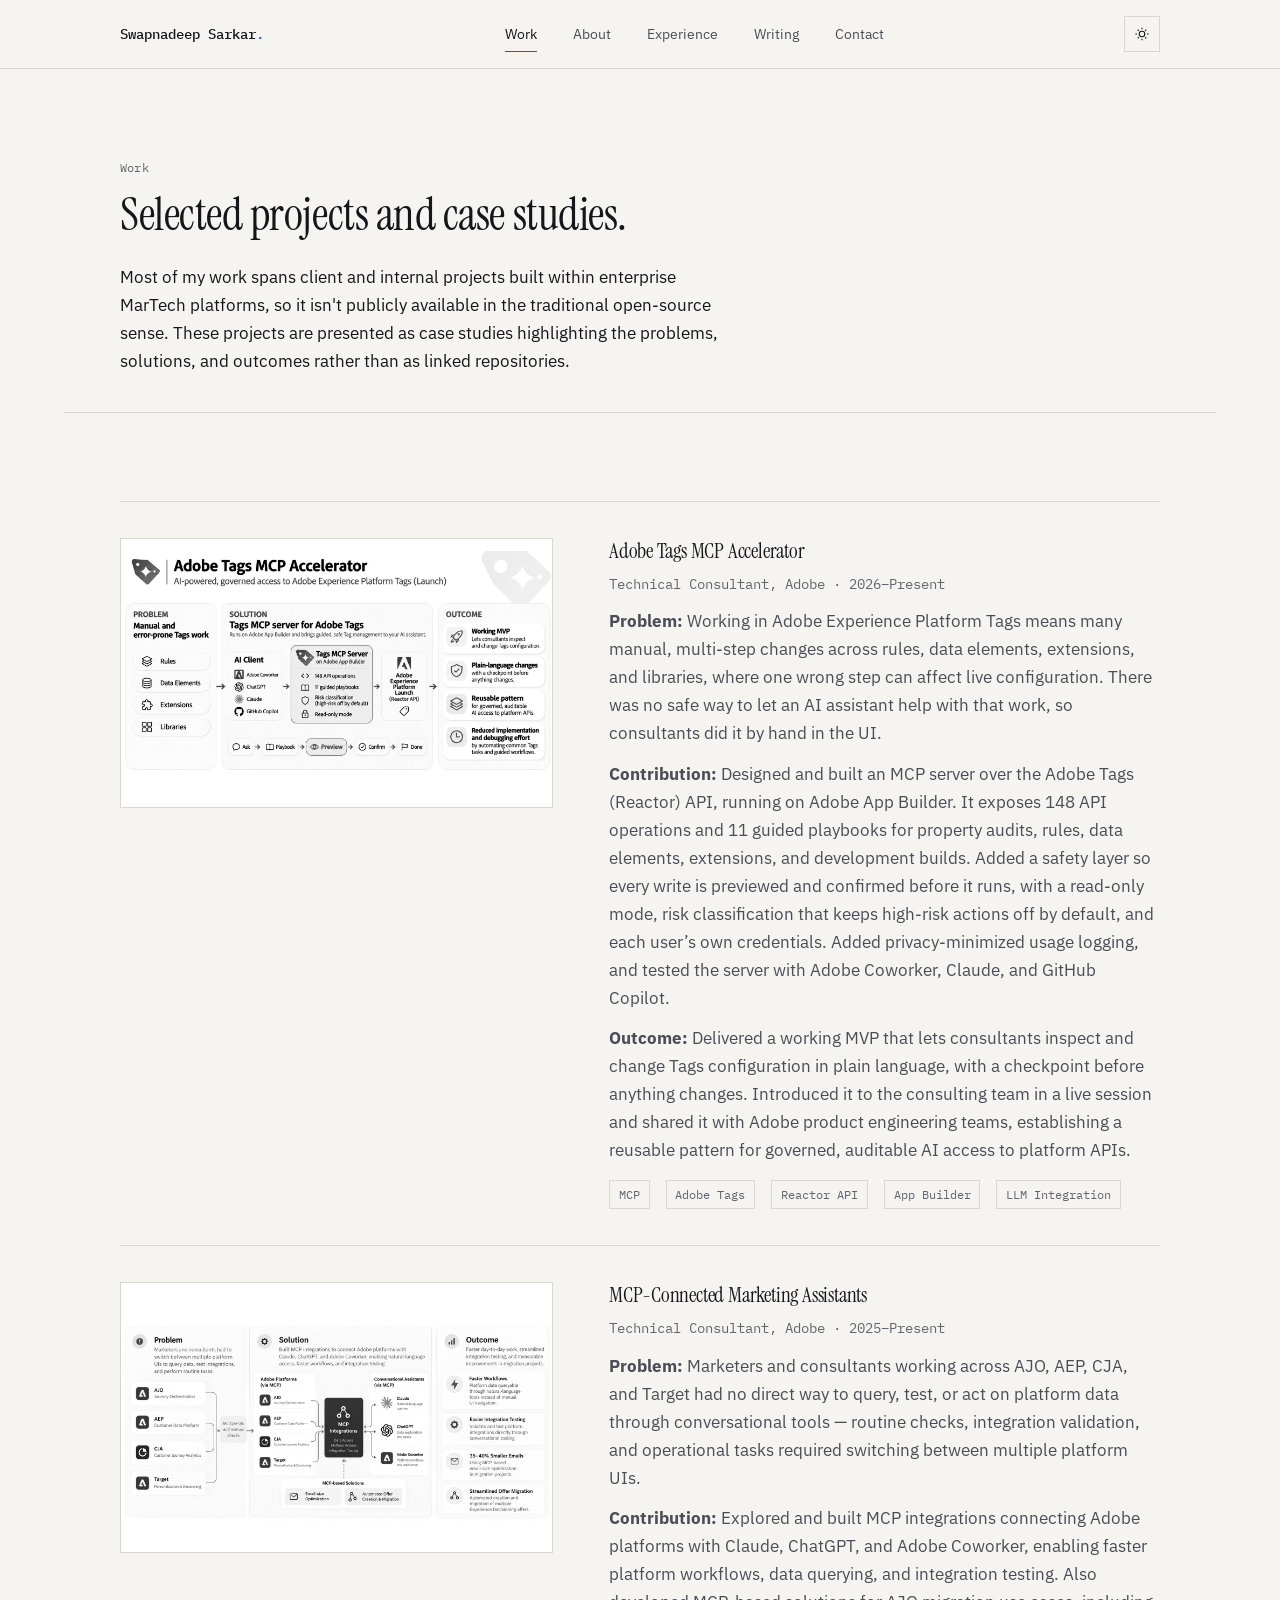
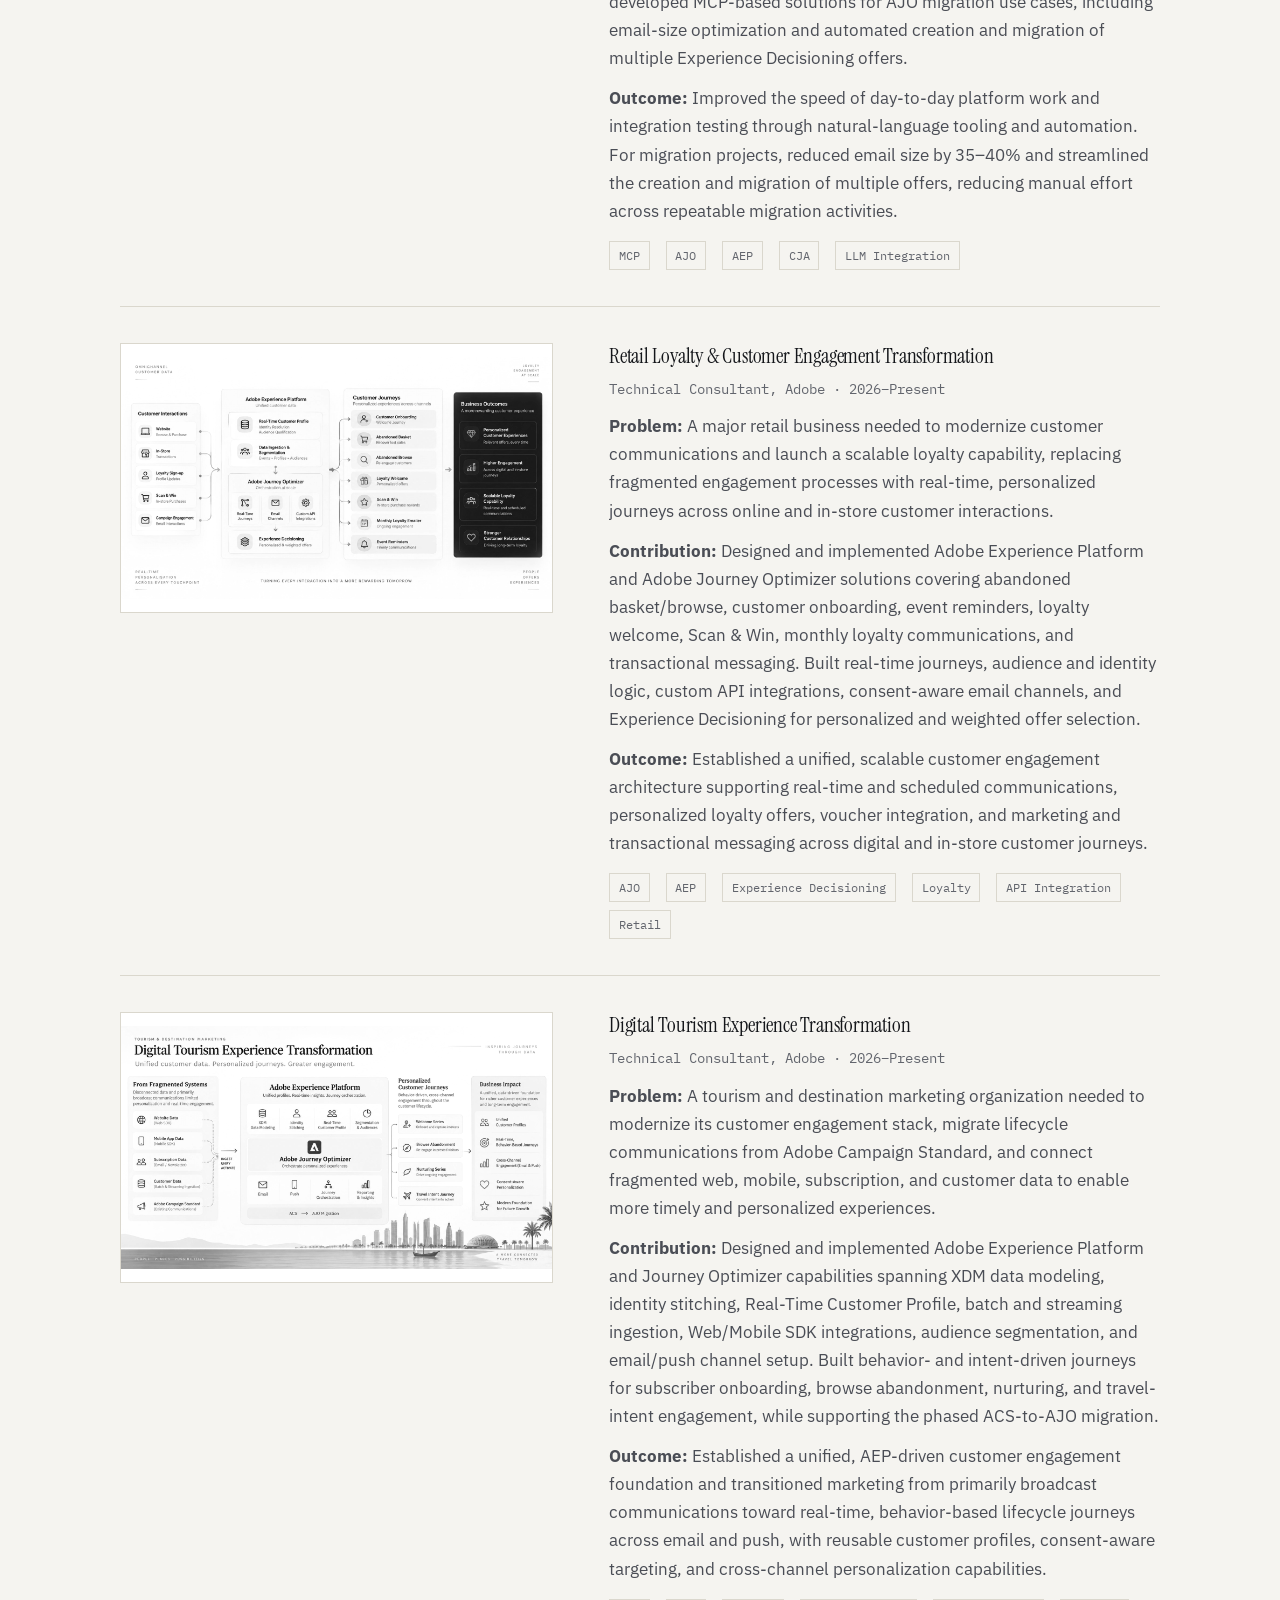
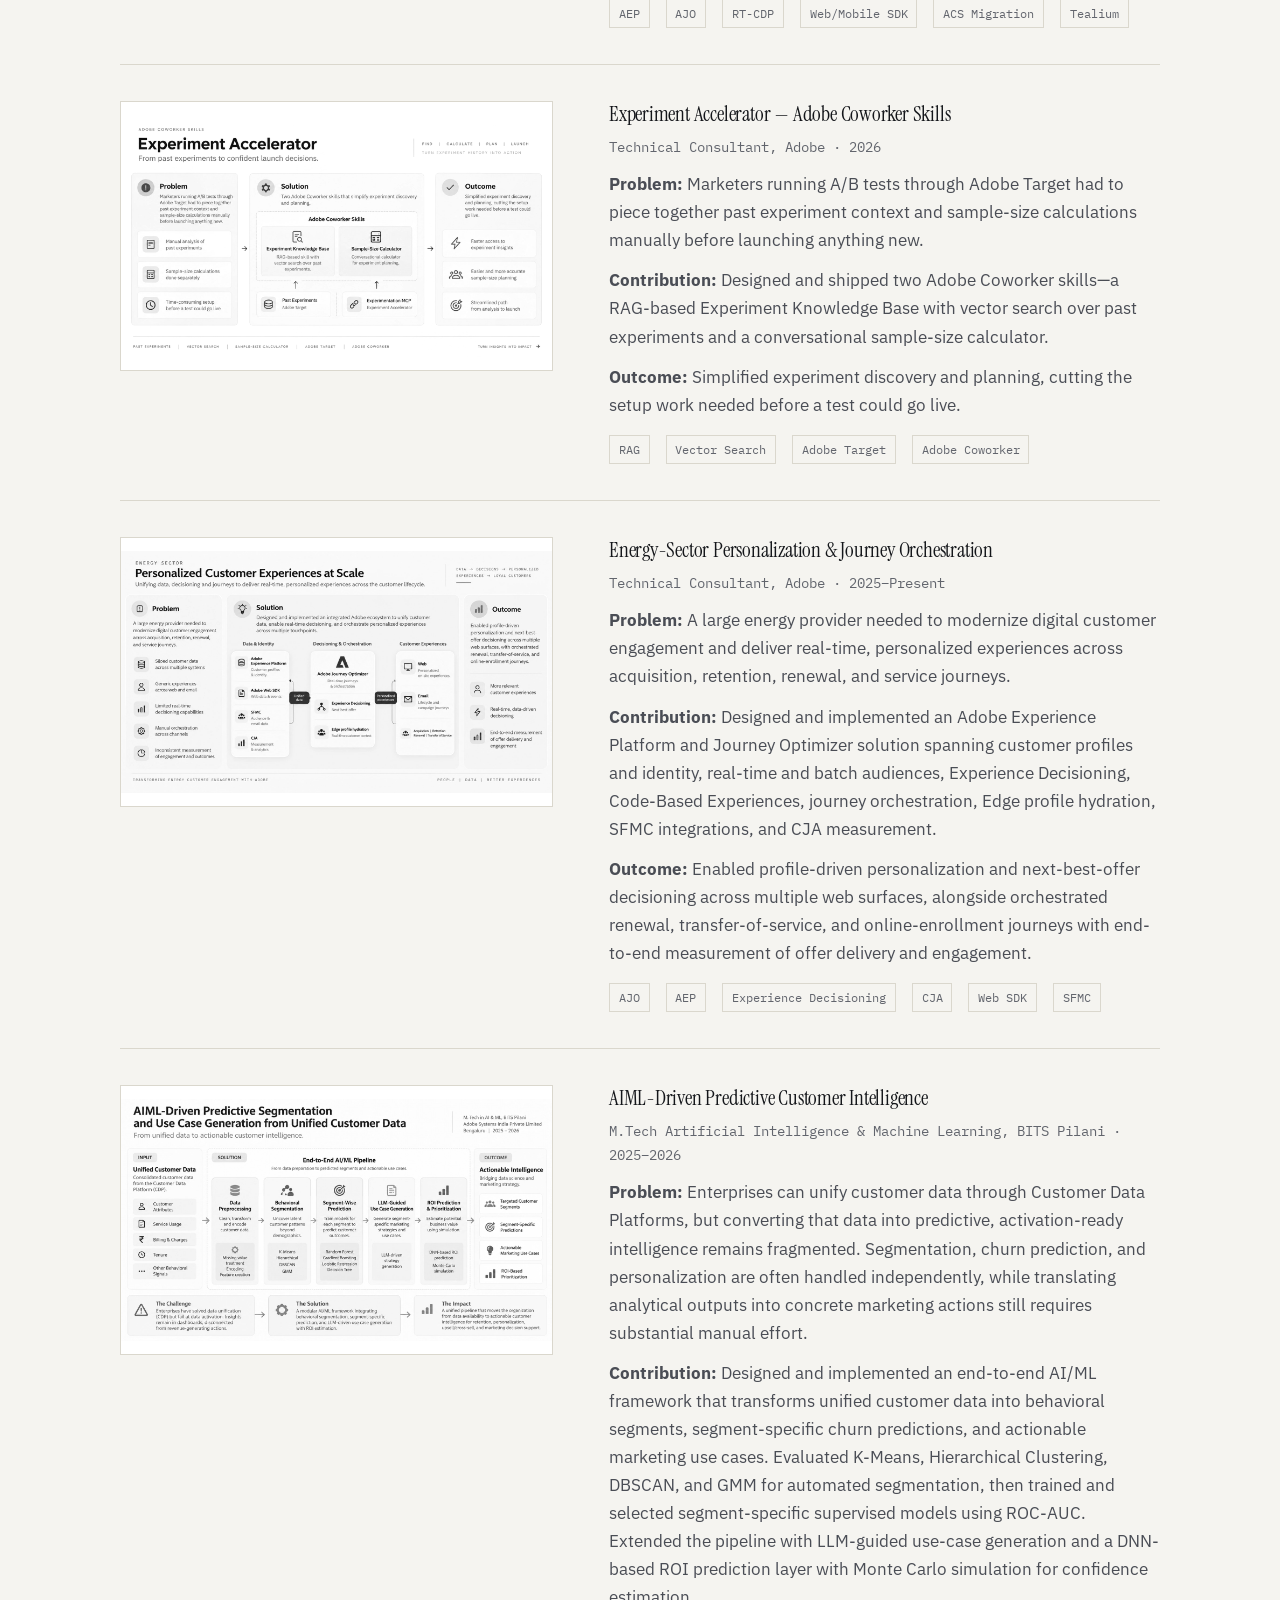
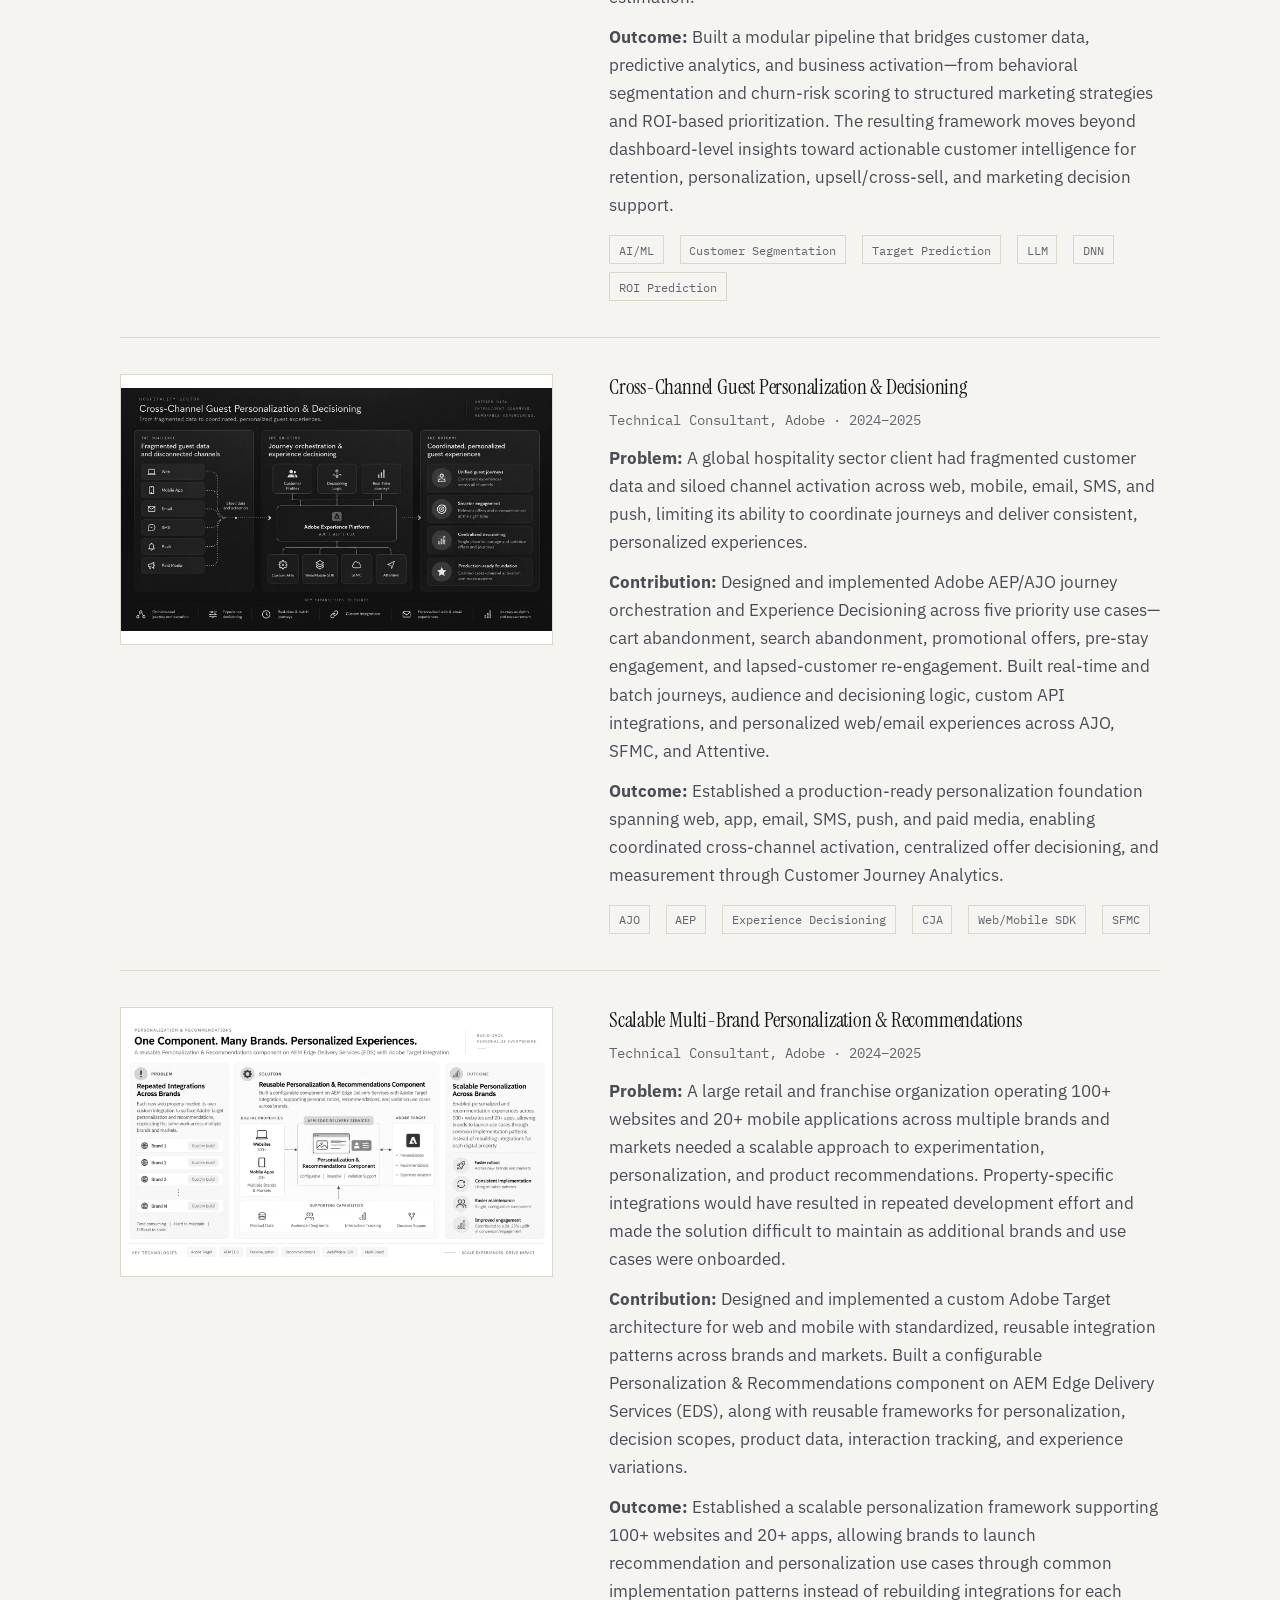
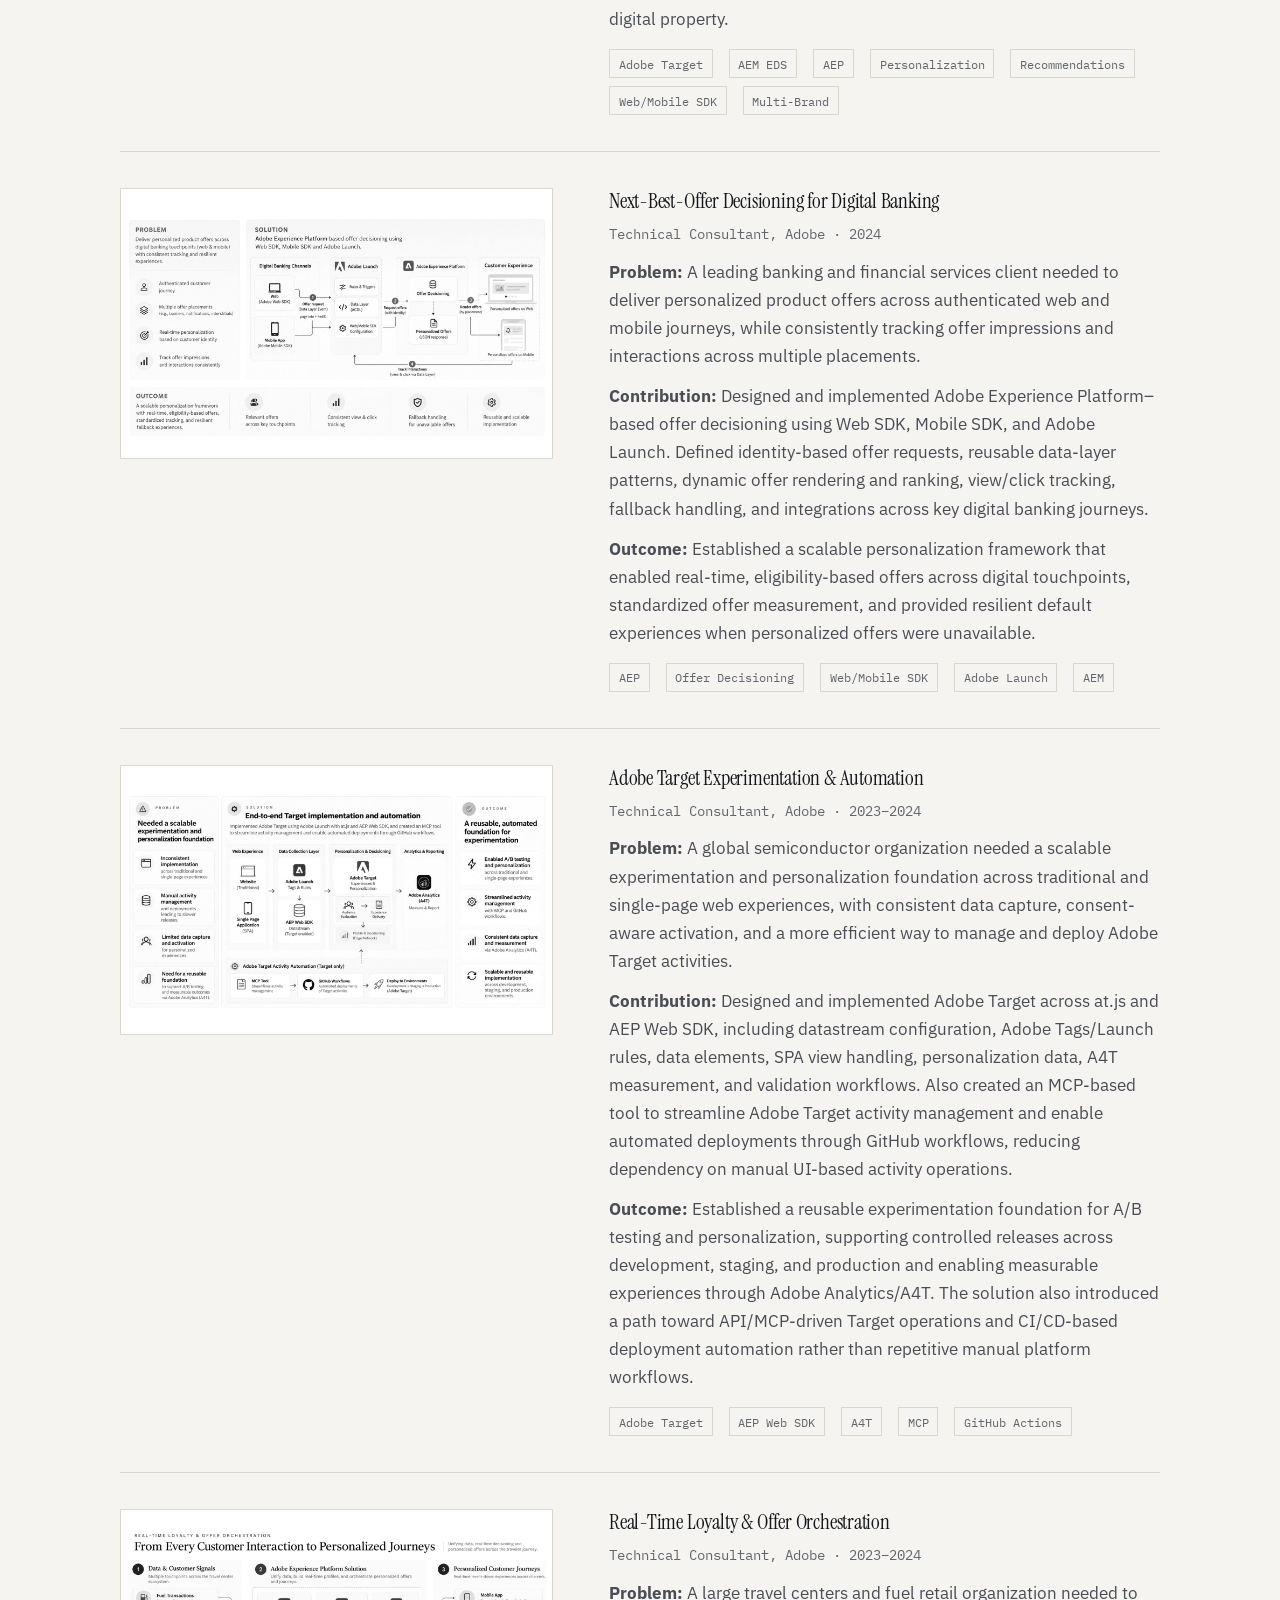
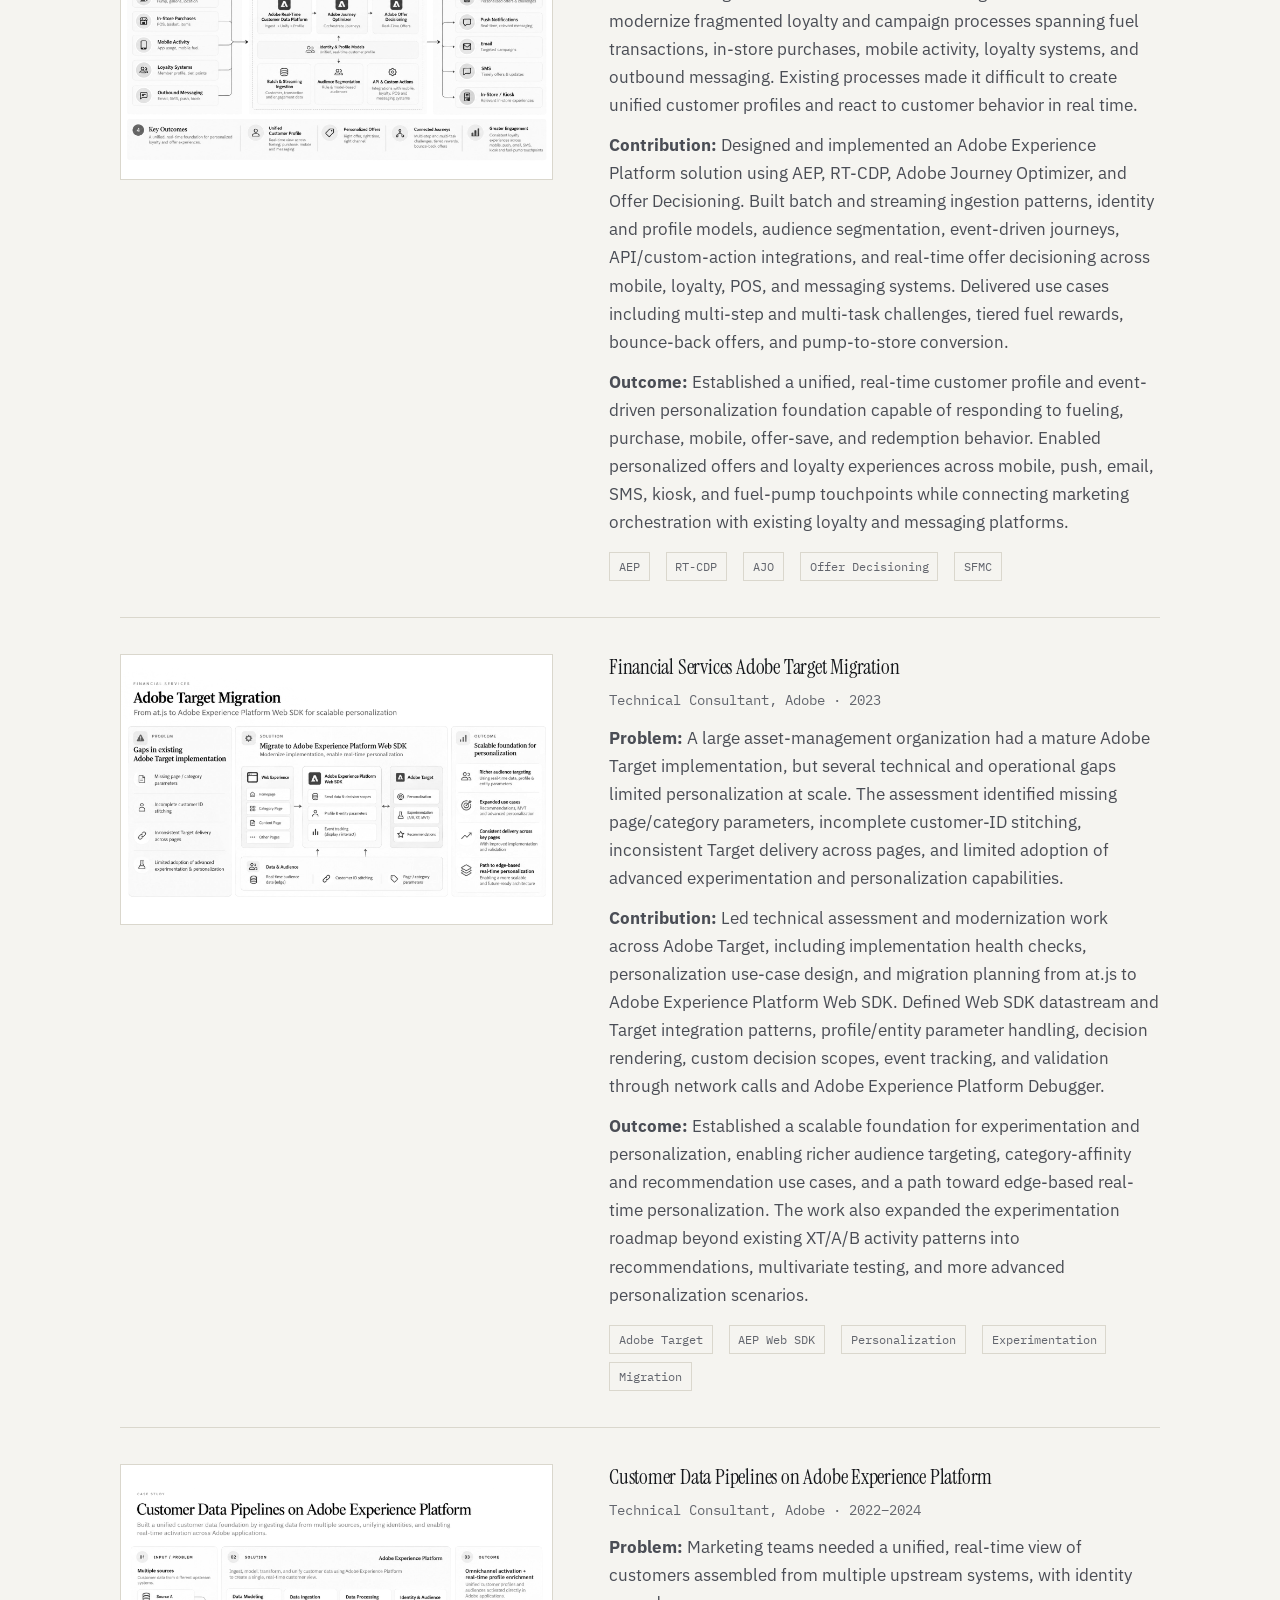
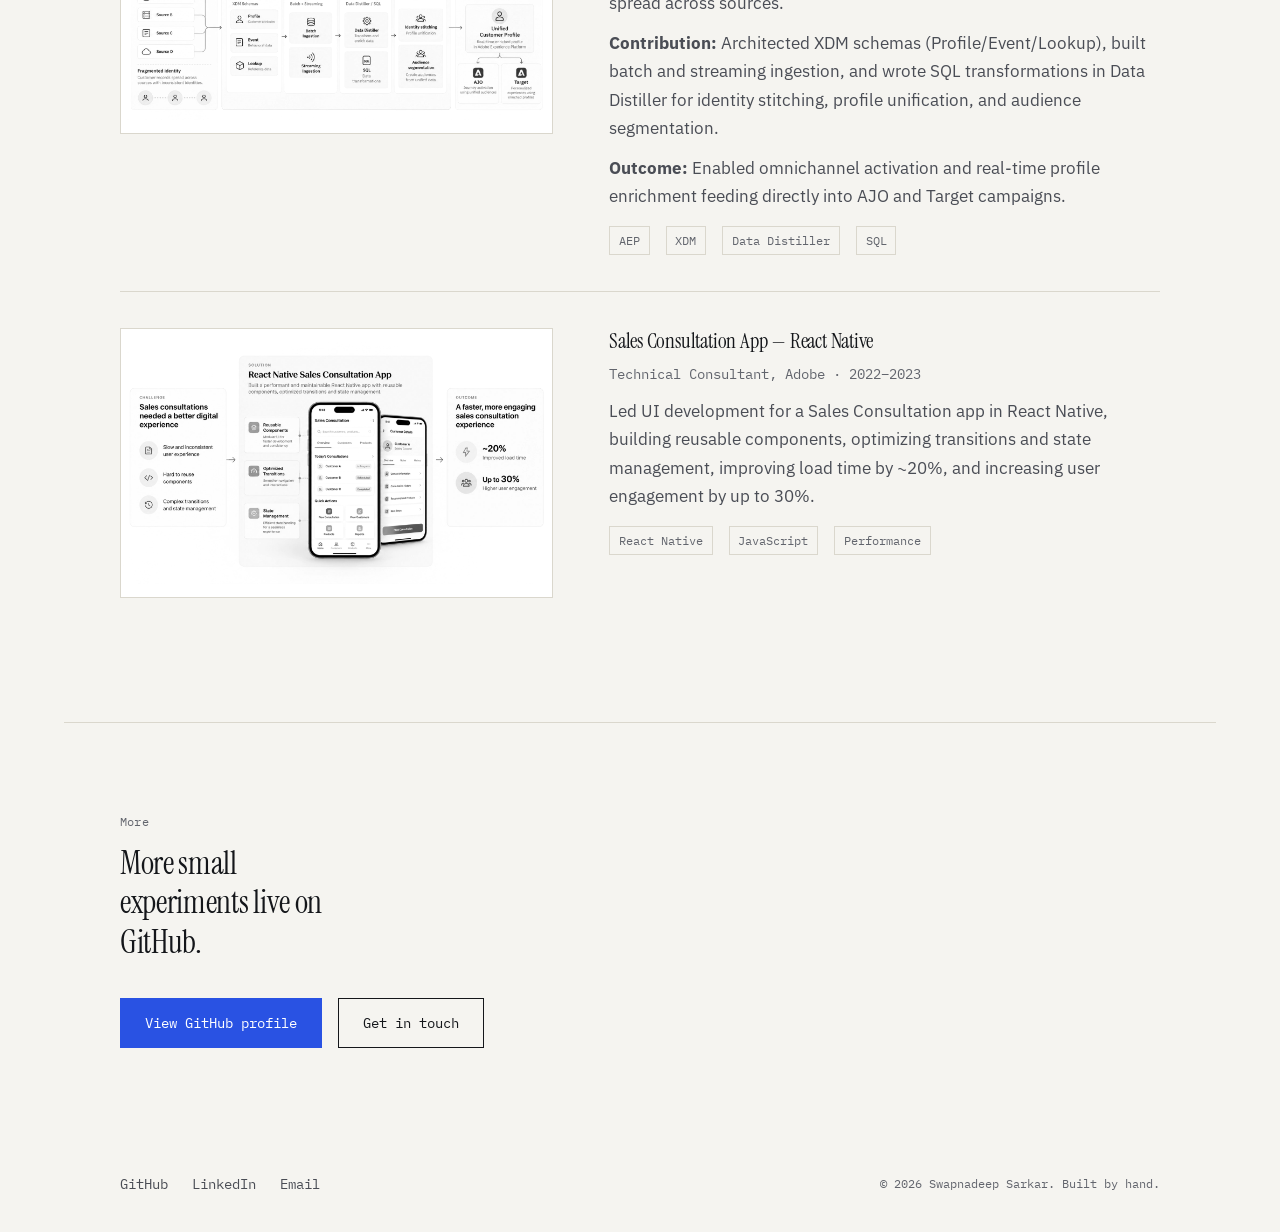
<file: projects.html>
<!doctype html>
<html lang="en">

<head>
  <meta charset="UTF-8">
  <meta name="viewport" content="width=device-width, initial-scale=1">
  <title>Work — Swapnadeep Sarkar</title>
  <meta name="description"
    content="Selected projects by Swapnadeep Sarkar — MarTech, personalization/CDP systems, and applied AI integrations.">
  <link rel="canonical" href="https://swapnadeep2k.github.io/projects.html">
  <link rel="icon" href="assets/favicon.svg" type="image/svg+xml">
  <link rel="stylesheet" href="css/styles.css">
  <meta property="og:type" content="website">
  <meta property="og:title" content="Work — Swapnadeep Sarkar">
  <meta property="og:description"
    content="Selected projects by Swapnadeep Sarkar — MarTech, personalization/CDP systems, and applied AI integrations.">
  <meta property="og:url" content="https://swapnadeep2k.github.io/projects.html">
  <meta property="og:image" content="https://swapnadeep2k.github.io/assets/og-image.png">
  <meta name="twitter:card" content="summary_large_image">
  <meta name="twitter:title" content="Work — Swapnadeep Sarkar">
  <meta name="twitter:description"
    content="Selected projects by Swapnadeep Sarkar — MarTech, personalization/CDP systems, and applied AI integrations.">
  <meta name="twitter:image" content="https://swapnadeep2k.github.io/assets/og-image.png">
  <script type="application/ld+json">
  {
    "@context": "https://schema.org",
    "@type": "CollectionPage",
    "name": "Work — Swapnadeep Sarkar",
    "description": "Selected projects by Swapnadeep Sarkar — MarTech, personalization/CDP systems, and applied AI integrations.",
    "url": "https://swapnadeep2k.github.io/projects.html",
    "about": { "@type": "Person", "name": "Swapnadeep Sarkar", "url": "https://swapnadeep2k.github.io/" }
  }
  </script>
  <script src="js/main.js"></script>
</head>

<body>
  <a class="skip-link" href="#main">Skip to content</a>

  <header class="site-header">
    <div class="wrap">
      <a class="site-mark" href="index.html">Swapnadeep Sarkar<span>.</span></a>
      <nav class="site-nav" aria-label="Primary">
        <a href="projects.html" aria-current="page">Work</a>
        <a href="about.html">About</a>
        <a href="experience.html">Experience</a>
        <a href="writing.html">Writing</a>
        <a href="contact.html">Contact</a>
      </nav>
      <div class="header-actions">
        <button class="theme-toggle" data-theme-toggle type="button" aria-label="Toggle dark mode">
          <svg class="icon-sun" viewBox="0 0 24 24" fill="none" stroke="currentColor" stroke-width="1.6"
            aria-hidden="true">
            <circle cx="12" cy="12" r="4.2" />
            <path
              d="M12 2.5v2.4M12 19v2.4M4.5 12H2M22 12h-2.5M5.6 5.6l1.7 1.7M16.7 16.7l1.7 1.7M18.4 5.6l-1.7 1.7M7.3 16.7l-1.7 1.7" />
          </svg>
          <svg class="icon-moon" viewBox="0 0 24 24" fill="none" stroke="currentColor" stroke-width="1.6"
            aria-hidden="true">
            <path d="M20 14.5A8.5 8.5 0 0 1 9.5 4 8.5 8.5 0 1 0 20 14.5Z" />
          </svg>
        </button>
        <button class="nav-toggle" data-nav-toggle type="button" aria-label="Toggle menu" aria-expanded="false"
          aria-controls="mobile-nav">
          <svg viewBox="0 0 24 24" fill="none" stroke="currentColor" stroke-width="1.6" aria-hidden="true">
            <path d="M4 7h16M4 12h16M4 17h16" />
          </svg>
        </button>
      </div>
    </div>
  </header>

  <nav class="mobile-nav" id="mobile-nav" data-mobile-nav aria-label="Mobile">
    <ul>
      <li><a href="projects.html">Work</a></li>
      <li><a href="about.html">About</a></li>
      <li><a href="experience.html">Experience</a></li>
      <li><a href="writing.html">Writing</a></li>
      <li><a href="contact.html">Contact</a></li>
    </ul>
  </nav>

  <main id="main">

    <section class="wrap" style="padding-block: var(--space-8) var(--space-6);">
      <p class="label">Work</p>

      <h1 style="margin-top:var(--space-3)">
        Selected projects and case studies.
      </h1>

      <p class="lede" style="margin-top:var(--space-5)">
        Most of my work spans client and internal projects built within enterprise MarTech platforms,
        so it isn't publicly available in the traditional open-source sense. These projects are presented
        as case studies highlighting the problems, solutions, and outcomes rather than as linked repositories.
      </p>
    </section>

    <section class="wrap">
      <div class="work-list">

        <article class="work-item" id="adobe-tags-mcp-accelerator">
          <div class="work-visual">
            <picture>
              <source srcset="assets/adobe-tags-mcp-accelerator.webp" type="image/webp">
              <img src="assets/adobe-tags-mcp-accelerator.png"
                alt="Adobe Tags MCP Accelerator project screenshot" width="1600" height="1000" loading="lazy">
            </picture>
          </div>
          <div class="work-body">
            <h3>Adobe Tags MCP Accelerator</h3>

            <p class="role">Technical Consultant, Adobe · 2026–Present</p>

            <p><strong>Problem:</strong> Working in Adobe Experience Platform Tags means many manual, multi-step
              changes across rules, data elements, extensions, and libraries, where one wrong step can affect live
              configuration. There was no safe way to let an AI assistant help with that work, so consultants did
              it by hand in the UI.</p>

            <p><strong>Contribution:</strong> Designed and built an MCP server over the Adobe Tags (Reactor) API,
              running on Adobe App Builder. It exposes 148 API operations and 11 guided playbooks for property
              audits, rules, data elements, extensions, and development builds. Added a safety layer so every write
              is previewed and confirmed before it runs, with a read-only mode, risk classification that keeps
              high-risk actions off by default, and each user’s own credentials. Added privacy-minimized usage
              logging, and tested the server with Adobe Coworker, Claude, and GitHub Copilot.</p>

            <p><strong>Outcome:</strong> Delivered a working MVP that lets consultants inspect and change Tags
              configuration in plain language, with a checkpoint before anything changes. Introduced it to the
              consulting team in a live session and shared it with Adobe product engineering teams, establishing
              a reusable pattern for governed, auditable AI access to platform APIs.</p>

            <div class="stack-list">
              <span>MCP</span><span>Adobe Tags</span><span>Reactor API</span><span>App Builder</span><span>LLM
                Integration</span>
            </div>
          </div>
        </article>

        <article class="work-item" id="mcp-connected-marketing-assistants">

          <div class="work-visual">
            <picture>
              <source srcset="assets/mcp-connected-marketing-assistants.webp" type="image/webp">
              <img src="assets/mcp-connected-marketing-assistants.png"
                alt="MCP-Connected Marketing Assistants project screenshot" width="1600" height="1000" loading="lazy">
            </picture>
          </div>

          <div class="work-body">

            <h3>MCP-Connected Marketing Assistants</h3>

            <p class="role">Technical Consultant, Adobe · 2025–Present</p>

            <p><strong>Problem:</strong> Marketers and consultants working across AJO, AEP, CJA, and Target had no
              direct way to query, test, or act on platform data through conversational tools — routine checks,
              integration validation, and operational tasks required switching between multiple platform UIs.</p>

            <p><strong>Contribution:</strong> Explored and built MCP integrations connecting Adobe platforms with
              Claude, ChatGPT, and Adobe Coworker, enabling faster platform workflows, data querying, and integration
              testing. Also developed MCP-based solutions for AJO migration use cases, including email-size optimization
              and automated creation and migration of multiple Experience Decisioning offers.</p>

            <p><strong>Outcome:</strong> Improved the speed of day-to-day platform work and integration testing through
              natural-language tooling and automation. For migration projects, reduced email size by 35–40% and
              streamlined the creation and migration of multiple offers, reducing manual effort across repeatable
              migration activities.</p>

            <div class="stack-list">
              <span>MCP</span><span>AJO</span><span>AEP</span><span>CJA</span><span>LLM Integration</span>
            </div>

          </div>
        </article>

        <article class="work-item" id="retail-loyalty-customer-engagement-transformation">

          <div class="work-visual">
            <picture>
              <source srcset="assets/retail-loyalty-&amp;-customer-engagement-transformation.webp" type="image/webp">
              <img src="assets/retail-loyalty-&amp;-customer-engagement-transformation.png"
                alt="Retail Loyalty & Customer Engagement Transformation project screenshot" width="1600"
                height="1000" loading="lazy">
            </picture>
          </div>

          <div class="work-body">

            <h3>Retail Loyalty & Customer Engagement Transformation</h3>

            <p class="role">Technical Consultant, Adobe · 2026–Present</p>

            <p><strong>Problem:</strong> A major retail business needed to modernize customer communications and launch
              a scalable loyalty capability, replacing fragmented engagement processes with real-time, personalized
              journeys across online and in-store customer interactions.</p>

            <p><strong>Contribution:</strong> Designed and implemented Adobe Experience Platform and Adobe Journey
              Optimizer solutions covering abandoned basket/browse, customer onboarding, event reminders, loyalty
              welcome, Scan & Win, monthly loyalty communications, and transactional messaging. Built real-time
              journeys, audience and identity logic, custom API integrations, consent-aware email channels, and
              Experience Decisioning for personalized and weighted offer selection.</p>

            <p><strong>Outcome:</strong> Established a unified, scalable customer engagement architecture supporting
              real-time and scheduled communications, personalized loyalty offers, voucher integration, and
              marketing and transactional messaging across digital and in-store customer journeys.</p>

            <div class="stack-list">
              <span>AJO</span><span>AEP</span><span>Experience Decisioning</span><span>Loyalty</span><span>API
                Integration</span><span>Retail</span>
            </div>

          </div>
        </article>

        <article class="work-item" id="digital-tourism-experience-transformation">

          <div class="work-visual">
            <picture>
              <source srcset="assets/digital-tourism-experience-transformation.webp" type="image/webp">
              <img src="assets/digital-tourism-experience-transformation.png"
                alt="Digital Tourism Experience Transformation project screenshot" width="1600" height="1000"
                loading="lazy">
            </picture>
          </div>

          <div class="work-body">

            <h3>Digital Tourism Experience Transformation</h3>

            <p class="role">Technical Consultant, Adobe · 2026–Present</p>

            <p><strong>Problem:</strong> A tourism and destination marketing organization needed to modernize its
              customer
              engagement stack, migrate lifecycle communications from Adobe Campaign Standard, and connect fragmented
              web, mobile, subscription, and customer data to enable more timely and personalized experiences.</p>

            <p><strong>Contribution:</strong> Designed and implemented Adobe Experience Platform and Journey Optimizer
              capabilities spanning XDM data modeling, identity stitching, Real-Time Customer Profile, batch and
              streaming ingestion, Web/Mobile SDK integrations, audience segmentation, and email/push channel setup.
              Built behavior- and intent-driven journeys for subscriber onboarding, browse abandonment, nurturing, and
              travel-intent engagement, while supporting the phased ACS-to-AJO migration.</p>

            <p><strong>Outcome:</strong> Established a unified, AEP-driven customer engagement foundation and
              transitioned marketing from primarily broadcast communications toward real-time, behavior-based lifecycle
              journeys across email and push, with reusable customer profiles, consent-aware targeting, and
              cross-channel personalization capabilities.</p>

            <div class="stack-list">
              <span>AEP</span><span>AJO</span><span>RT-CDP</span><span>Web/Mobile SDK</span><span>ACS
                Migration</span><span>Tealium</span>
            </div>

          </div>
        </article>

        <article class="work-item" id="experiment-accelerator-adobe-coworker-skills">

          <div class="work-visual">
            <picture>
              <source srcset="assets/experiment_accelerator_—_adobe_coworker_skills.webp" type="image/webp">
              <img src="assets/experiment_accelerator_—_adobe_coworker_skills.png"
                alt="Experiment Accelerator — Adobe Coworker Skills project screenshot" width="1600" height="1000"
                loading="lazy">
            </picture>
          </div>

          <div class="work-body">

            <h3>Experiment Accelerator — Adobe Coworker Skills</h3>

            <p class="role">Technical Consultant, Adobe · 2026</p>

            <p><strong>Problem:</strong> Marketers running A/B tests through Adobe Target had to piece together past
              experiment context and sample-size calculations manually before launching anything new.</p>

            <p><strong>Contribution:</strong> Designed and shipped two Adobe Coworker skills—a RAG-based Experiment
              Knowledge Base with vector search over past experiments and a conversational sample-size calculator.</p>

            <p><strong>Outcome:</strong> Simplified experiment discovery and planning, cutting the setup work needed
              before a test could go live.</p>

            <div class="stack-list">
              <span>RAG</span><span>Vector Search</span><span>Adobe Target</span><span>Adobe Coworker</span>
            </div>

          </div>
        </article>

        <article class="work-item" id="energy-sector-personalization-journey-orchestration">

          <div class="work-visual">
            <picture>
              <source srcset="assets/energy-sector-personalization-&amp;-journey-orchestration.webp" type="image/webp">
              <img src="assets/energy-sector-personalization-&amp;-journey-orchestration.png"
                alt="Energy-Sector Personalization & Journey Orchestration project screenshot" width="1600"
                height="1000" loading="lazy">
            </picture>
          </div>

          <div class="work-body">

            <h3>Energy-Sector Personalization & Journey Orchestration</h3>

            <p class="role">Technical Consultant, Adobe · 2025–Present</p>

            <p><strong>Problem:</strong> A large energy provider needed to modernize digital customer engagement and
              deliver real-time, personalized experiences across acquisition, retention, renewal, and service journeys.
            </p>

            <p><strong>Contribution:</strong> Designed and implemented an Adobe Experience Platform and Journey
              Optimizer solution spanning customer profiles and identity, real-time and batch audiences, Experience
              Decisioning, Code-Based Experiences, journey orchestration, Edge profile hydration, SFMC integrations,
              and CJA measurement.</p>

            <p><strong>Outcome:</strong> Enabled profile-driven personalization and next-best-offer decisioning across
              multiple web surfaces, alongside orchestrated renewal, transfer-of-service, and online-enrollment journeys
              with end-to-end measurement of offer delivery and engagement.</p>

            <div class="stack-list">
              <span>AJO</span><span>AEP</span><span>Experience Decisioning</span><span>CJA</span><span>Web
                SDK</span><span>SFMC</span>
            </div>

          </div>
        </article>

        <article class="work-item" id="aiml-driven-predictive-customer-intelligence">

          <div class="work-visual">
            <picture>
              <source srcset="assets/aiml-driven-predictive-customer-intelligence.webp" type="image/webp">
              <img src="assets/aiml-driven-predictive-customer-intelligence.png"
                alt="AIML-Driven Predictive Customer Intelligence project screenshot" width="1600" height="1000"
                loading="lazy">
            </picture>
          </div>

          <div class="work-body">

            <h3>AIML-Driven Predictive Customer Intelligence</h3>

            <p class="role">M.Tech Artificial Intelligence & Machine Learning, BITS Pilani · 2025–2026</p>

            <p><strong>Problem:</strong> Enterprises can unify customer data through Customer Data Platforms, but
              converting that data into predictive, activation-ready intelligence remains fragmented. Segmentation,
              churn prediction, and personalization are often handled independently, while translating analytical
              outputs into concrete marketing actions still requires substantial manual effort.</p>

            <p><strong>Contribution:</strong> Designed and implemented an end-to-end AI/ML framework that transforms
              unified customer data into behavioral segments, segment-specific churn predictions, and actionable
              marketing use cases. Evaluated K-Means, Hierarchical Clustering, DBSCAN, and GMM for automated
              segmentation, then trained and selected segment-specific supervised models using ROC-AUC. Extended the
              pipeline with LLM-guided use-case generation and a DNN-based ROI prediction layer with Monte Carlo
              simulation for confidence estimation.</p>

            <p><strong>Outcome:</strong> Built a modular pipeline that bridges customer data, predictive analytics, and
              business activation—from behavioral segmentation and churn-risk scoring to structured marketing strategies
              and ROI-based prioritization. The resulting framework moves beyond dashboard-level insights toward
              actionable customer intelligence for retention, personalization, upsell/cross-sell, and marketing decision
              support.</p>

            <div class="stack-list">
              <span>AI/ML</span><span>Customer Segmentation</span><span>Target
                Prediction</span><span>LLM</span><span>DNN</span><span>ROI Prediction</span>
            </div>

          </div>
        </article>

        <article class="work-item" id="cross-channel-guest-personalization-decisioning">
          <div class="work-visual">
            <picture>
              <source srcset="assets/cross-channel-guest-personalization-&amp;-decisioning.webp" type="image/webp">
              <img src="assets/cross-channel-guest-personalization-&amp;-decisioning.png"
                alt="Cross-Channel Guest Personalization & Decisioning project screenshot" width="1600" height="1000"
                loading="lazy">
            </picture>
          </div>

          <div class="work-body">

            <h3>Cross-Channel Guest Personalization & Decisioning</h3>

            <p class="role">Technical Consultant, Adobe · 2024–2025</p>

            <p><strong>Problem:</strong> A global hospitality sector client had fragmented customer data and siloed
              channel activation across web, mobile, email, SMS, and push, limiting its ability to coordinate journeys
              and deliver consistent, personalized experiences.</p>

            <p><strong>Contribution:</strong> Designed and implemented Adobe AEP/AJO journey orchestration and
              Experience Decisioning across five priority use cases—cart abandonment, search abandonment, promotional
              offers, pre-stay engagement, and lapsed-customer re-engagement. Built real-time and batch journeys,
              audience and decisioning logic, custom API integrations, and personalized web/email experiences across
              AJO, SFMC, and Attentive.</p>

            <p><strong>Outcome:</strong> Established a production-ready personalization foundation spanning web, app,
              email, SMS, push, and paid media, enabling coordinated cross-channel activation, centralized offer
              decisioning, and measurement through Customer Journey Analytics.</p>

            <div class="stack-list">
              <span>AJO</span><span>AEP</span><span>Experience Decisioning</span><span>CJA</span><span>Web/Mobile
                SDK</span><span>SFMC</span>
            </div>

          </div>
        </article>

        <article class="work-item" id="scalable-multi-brand-personalization-recommendations">

          <div class="work-visual">
            <picture>
              <source srcset="assets/scalable-multi-brand-personalization-&amp;-recommendations.webp" type="image/webp">
              <img src="assets/scalable-multi-brand-personalization-&amp;-recommendations.png"
                alt="Scalable Multi-Brand Personalization & Recommendations project screenshot" width="1600"
                height="1000" loading="lazy">
            </picture>
          </div>

          <div class="work-body">

            <h3>Scalable Multi-Brand Personalization & Recommendations</h3>

            <p class="role">Technical Consultant, Adobe · 2024–2025</p>

            <p><strong>Problem:</strong> A large retail and franchise organization operating 100+ websites and
              20+ mobile applications across multiple brands and markets needed a scalable approach to experimentation,
              personalization, and product recommendations. Property-specific integrations would have resulted in
              repeated development effort and made the solution difficult to maintain as additional brands and use cases
              were onboarded.</p>

            <p><strong>Contribution:</strong> Designed and implemented a custom Adobe Target architecture for web and
              mobile with standardized, reusable integration patterns across brands and markets. Built a configurable
              Personalization & Recommendations component on AEM Edge Delivery Services (EDS), along with reusable
              frameworks for
              personalization, decision scopes, product data, interaction tracking, and experience variations.</p>

            <p><strong>Outcome:</strong> Established a scalable personalization framework supporting 100+ websites and
              20+ apps, allowing brands to launch recommendation and personalization use cases through common
              implementation patterns instead of rebuilding integrations for each digital property.</p>

            <div class="stack-list">
              <span>Adobe Target</span><span>AEM
                EDS</span><span>AEP</span><span>Personalization</span><span>Recommendations</span><span>Web/Mobile
                SDK</span><span>Multi-Brand</span>
            </div>

          </div>
        </article>

        <article class="work-item" id="next-best-offer-decisioning-digital-banking">

          <div class="work-visual">
            <picture>
              <source srcset="assets/next-best-offer-decisioning-for-digital-banking.webp" type="image/webp">
              <img src="assets/next-best-offer-decisioning-for-digital-banking.png"
                alt="Next-Best-Offer Decisioning for Digital Banking project screenshot" width="1600" height="1000"
                loading="lazy">
            </picture>
          </div>

          <div class="work-body">

            <h3>Next-Best-Offer Decisioning for Digital Banking</h3>

            <p class="role">Technical Consultant, Adobe · 2024</p>

            <p><strong>Problem:</strong> A leading banking and financial services client needed to deliver
              personalized product offers across authenticated web and mobile journeys, while consistently tracking
              offer impressions and interactions across multiple placements.</p>

            <p><strong>Contribution:</strong> Designed and implemented Adobe Experience Platform–based offer decisioning
              using Web SDK, Mobile SDK, and Adobe Launch. Defined identity-based offer requests, reusable data-layer
              patterns, dynamic offer rendering and ranking, view/click tracking, fallback handling, and integrations
              across key digital banking journeys.</p>

            <p><strong>Outcome:</strong> Established a scalable personalization framework that enabled real-time,
              eligibility-based offers across digital touchpoints, standardized offer measurement, and provided
              resilient default experiences when personalized offers were unavailable.</p>

            <div class="stack-list">
              <span>AEP</span><span>Offer Decisioning</span><span>Web/Mobile SDK</span><span>Adobe
                Launch</span><span>AEM</span>
            </div>

          </div>
        </article>

        <article class="work-item" id="adobe-target-experimentation-automation">

          <div class="work-visual">
            <picture>
              <source srcset="assets/adobe-target-experimentation-&amp;-automation.webp" type="image/webp">
              <img src="assets/adobe-target-experimentation-&amp;-automation.png"
                alt="Adobe Target Experimentation & Automation project screenshot" width="1600" height="1000"
                loading="lazy">
            </picture>
          </div>

          <div class="work-body">

            <h3>Adobe Target Experimentation & Automation</h3>

            <p class="role">Technical Consultant, Adobe · 2023–2024</p>

            <p><strong>Problem:</strong> A global semiconductor organization needed a scalable experimentation and
              personalization foundation across traditional and single-page web experiences, with consistent data
              capture, consent-aware activation, and a more efficient way to manage and deploy Adobe Target activities.
            </p>

            <p><strong>Contribution:</strong> Designed and implemented Adobe Target across at.js and AEP Web SDK,
              including datastream configuration, Adobe Tags/Launch rules, data elements, SPA view handling,
              personalization data, A4T measurement, and validation workflows. Also created an MCP-based tool to
              streamline Adobe Target activity management and enable automated deployments through GitHub workflows,
              reducing dependency on manual UI-based activity operations.</p>

            <p><strong>Outcome:</strong> Established a reusable experimentation foundation for A/B testing and
              personalization, supporting controlled releases across development, staging, and production and enabling
              measurable experiences through Adobe Analytics/A4T. The solution also introduced a path toward
              API/MCP-driven Target operations and CI/CD-based deployment automation rather than repetitive manual
              platform workflows.</p>

            <div class="stack-list">
              <span>Adobe Target</span><span>AEP Web SDK</span><span>A4T</span><span>MCP</span><span>GitHub
                Actions</span>
            </div>

          </div>
        </article>

        <article class="work-item" id="real-time-loyalty-offer-orchestration">

          <div class="work-visual">
            <picture>
              <source srcset="assets/real-time-loyalty-&amp;-offer-orchestration.webp" type="image/webp">
              <img src="assets/real-time-loyalty-&amp;-offer-orchestration.png"
                alt="Real-Time Loyalty & Offer Orchestration project screenshot" width="1600" height="1000"
                loading="lazy">
            </picture>
          </div>

          <div class="work-body">

            <h3>Real-Time Loyalty & Offer Orchestration</h3>

            <p class="role">Technical Consultant, Adobe · 2023–2024</p>

            <p><strong>Problem:</strong> A large travel centers and fuel retail organization needed to modernize
              fragmented loyalty and campaign processes spanning fuel transactions, in-store purchases, mobile activity,
              loyalty systems, and outbound messaging. Existing processes made it difficult to create unified customer
              profiles and react to customer behavior in real time.</p>

            <p><strong>Contribution:</strong> Designed and implemented an Adobe Experience Platform solution using AEP,
              RT-CDP, Adobe Journey Optimizer, and Offer Decisioning. Built batch and streaming ingestion patterns,
              identity and profile models, audience segmentation, event-driven journeys, API/custom-action integrations,
              and real-time offer decisioning across mobile, loyalty, POS, and messaging systems. Delivered use cases
              including multi-step and multi-task challenges, tiered fuel rewards, bounce-back offers, and pump-to-store
              conversion.</p>

            <p><strong>Outcome:</strong> Established a unified, real-time customer profile and event-driven
              personalization foundation capable of responding to fueling, purchase, mobile, offer-save, and redemption
              behavior. Enabled personalized offers and loyalty experiences across mobile, push, email, SMS, kiosk, and
              fuel-pump touchpoints while connecting marketing orchestration with existing loyalty and messaging
              platforms.</p>

            <div class="stack-list">
              <span>AEP</span><span>RT-CDP</span><span>AJO</span><span>Offer Decisioning</span><span>SFMC</span>
            </div>

          </div>
        </article>

        <article class="work-item" id="financial-services-adobe-target-migration">

          <div class="work-visual">
            <picture>
              <source srcset="assets/financial-services-adobe-target-migration.webp" type="image/webp">
              <img src="assets/financial-services-adobe-target-migration.png"
                alt="Financial Services Adobe Target Migration project screenshot" width="1600" height="1000"
                loading="lazy">
            </picture>
          </div>

          <div class="work-body">

            <h3>Financial Services Adobe Target Migration</h3>

            <p class="role">Technical Consultant, Adobe · 2023</p>

            <p><strong>Problem:</strong> A large asset-management organization had a mature Adobe Target
              implementation, but several technical and operational gaps limited personalization at scale. The
              assessment identified missing page/category parameters, incomplete customer-ID stitching, inconsistent
              Target delivery across pages, and limited adoption of advanced experimentation and personalization
              capabilities.</p>

            <p><strong>Contribution:</strong> Led technical assessment and modernization work across Adobe Target,
              including implementation health checks, personalization use-case design, and migration planning from
              at.js to Adobe Experience Platform Web SDK. Defined Web SDK datastream and Target integration patterns,
              profile/entity parameter handling, decision rendering, custom decision scopes, event tracking, and
              validation through network calls and Adobe Experience Platform Debugger.</p>

            <p><strong>Outcome:</strong> Established a scalable foundation for experimentation and personalization,
              enabling richer audience targeting, category-affinity and recommendation use cases, and a path toward
              edge-based real-time personalization. The work also expanded the experimentation roadmap beyond existing
              XT/A/B activity patterns into recommendations, multivariate testing, and more advanced personalization
              scenarios.</p>

            <div class="stack-list">
              <span>Adobe Target</span><span>AEP Web
                SDK</span><span>Personalization</span><span>Experimentation</span><span>Migration</span>
            </div>

          </div>
        </article>

        <article class="work-item" id="customer-data-pipelines-adobe-experience-platform">

          <div class="work-visual">
            <picture>
              <source srcset="assets/customer-data-pipelines-on-adobe-experience-platform.webp" type="image/webp">
              <img src="assets/customer-data-pipelines-on-adobe-experience-platform.png"
                alt="Customer Data Pipelines on Adobe Experience Platform project screenshot" width="1600"
                height="1000" loading="lazy">
            </picture>
          </div>

          <div class="work-body">

            <h3>Customer Data Pipelines on Adobe Experience Platform</h3>

            <p class="role">Technical Consultant, Adobe · 2022–2024</p>

            <p><strong>Problem:</strong> Marketing teams needed a unified, real-time view of customers assembled from
              multiple upstream systems, with identity spread across sources.</p>

            <p><strong>Contribution:</strong> Architected XDM schemas (Profile/Event/Lookup), built batch and streaming
              ingestion, and wrote SQL transformations in Data Distiller for identity stitching, profile unification,
              and audience segmentation.</p>

            <p><strong>Outcome:</strong> Enabled omnichannel activation and real-time profile enrichment feeding
              directly into AJO and Target campaigns.</p>

            <div class="stack-list">
              <span>AEP</span><span>XDM</span><span>Data Distiller</span><span>SQL</span>
            </div>

          </div>
        </article>

        <article class="work-item" id="sales-consultation-app-react-native">

          <div class="work-visual">
            <picture>
              <source srcset="assets/sales-consultation-app-react-native.webp" type="image/webp">
              <img src="assets/sales-consultation-app-react-native.png"
                alt="Sales Consultation App — React Native project screenshot" width="1600" height="1000"
                loading="lazy">
            </picture>
          </div>

          <div class="work-body">

            <h3>Sales Consultation App — React Native</h3>

            <p class="role">Technical Consultant, Adobe · 2022–2023</p>

            <p>Led UI development for a Sales Consultation app in React Native, building reusable components,
              optimizing transitions and state management, improving load time by ~20%, and increasing user engagement
              by up to 30%.</p>

            <div class="stack-list">
              <span>React Native</span><span>JavaScript</span><span>Performance</span>
            </div>

          </div>
        </article>

      </div>
    </section>

    <section class="wrap cta">
      <p class="label">More</p>
      <h2 style="margin-block:var(--space-3) var(--space-6)">More small experiments live on GitHub.</h2>
      <div class="btn-row">
        <a class="btn btn-primary" href="https://github.com/Swapnadeep2K">View GitHub profile</a>
        <a class="btn" href="contact.html">Get in touch</a>
      </div>
    </section>

  </main>

  <footer class="site-footer wrap">
    <div class="footer-grid">
      <div class="footer-links">
        <a href="https://github.com/Swapnadeep2K">GitHub</a>
        <a href="https://www.linkedin.com/in/swapnadeep-sarkar">LinkedIn</a>
        <a href="mailto:swapnamama90@gmail.com">Email</a>
      </div>
      <p class="footer-meta">© <span data-year>2026</span> Swapnadeep Sarkar. Built by hand.</p>
    </div>
  </footer>

  <!-- Image preview modal -->
  <dialog class="image-preview" data-image-preview aria-modal="true" aria-label="Image preview">
    <div class="image-preview-content">
      <button class="image-preview-close" data-image-preview-close type="button" aria-label="Close preview">
        <svg viewBox="0 0 24 24" fill="none" stroke="currentColor" stroke-width="1.6" aria-hidden="true">
          <path d="M18 6L6 18M6 6l12 12" />
        </svg>
      </button>
      <img class="image-preview-img" alt="">
      <div class="image-preview-nav" data-image-preview-nav>
        <button data-image-prev type="button" aria-label="Previous image">
          <svg viewBox="0 0 24 24" fill="none" stroke="currentColor" stroke-width="1.6" aria-hidden="true">
            <path d="M15 19l-7-7 7-7" />
          </svg>
        </button>
        <span class="image-preview-counter" aria-live="polite" aria-atomic="true"><span data-image-current>1</span>/<span data-image-total>1</span></span>
        <button data-image-next type="button" aria-label="Next image">
          <svg viewBox="0 0 24 24" fill="none" stroke="currentColor" stroke-width="1.6" aria-hidden="true">
            <path d="M9 5l7 7-7 7" />
          </svg>
        </button>
      </div>
    </div>
  </dialog>

</body>

</html>
</file>
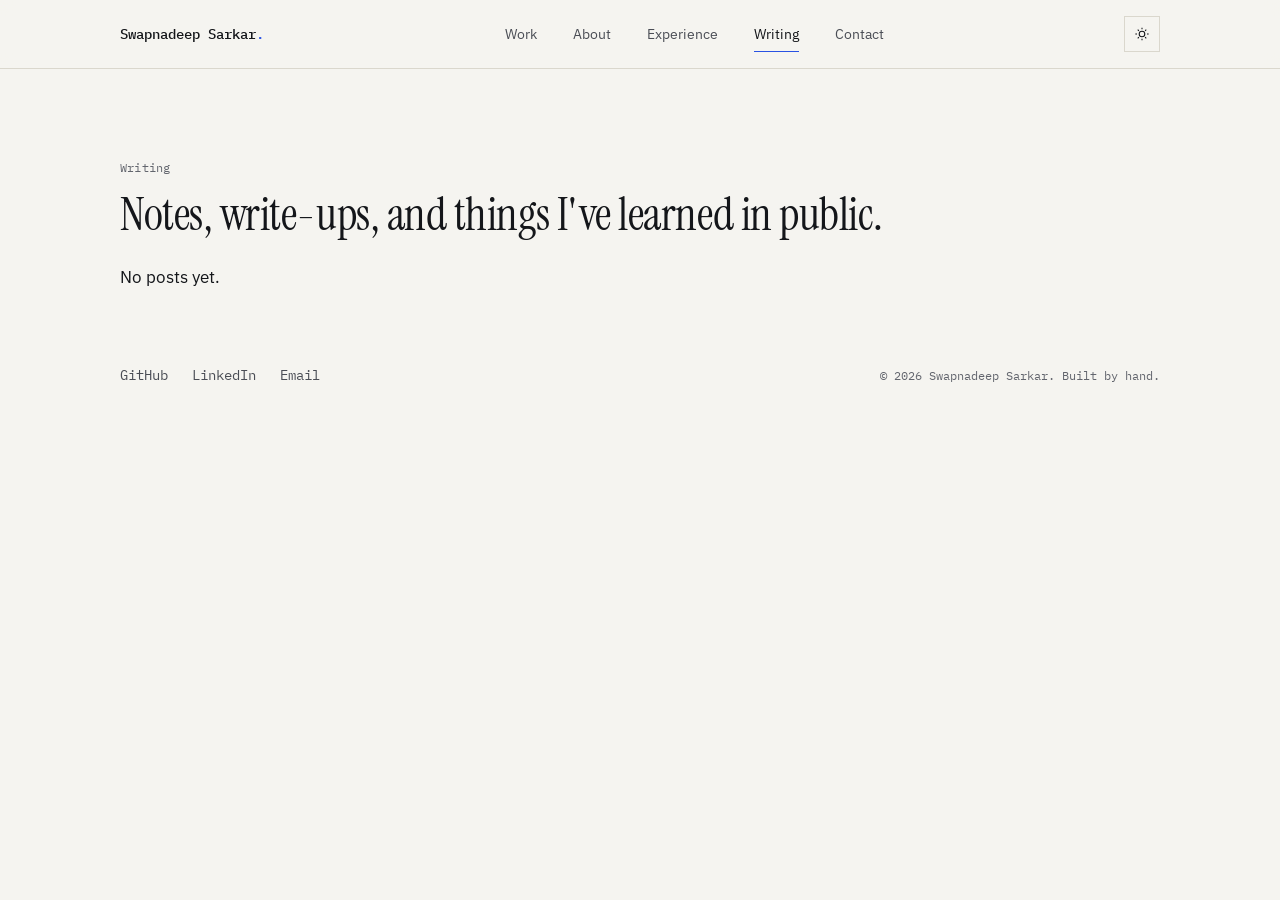
<file: writing.html>
<!doctype html>
<html lang="en">
<head>
<meta charset="UTF-8">
<meta name="viewport" content="width=device-width, initial-scale=1">
<title>Writing — Swapnadeep Sarkar</title>
<meta name="description" content="Notes and articles by Swapnadeep Sarkar on Adobe Experience Cloud, MarTech engineering, and applied AI.">
<link rel="canonical" href="https://swapnadeep2k.github.io/writing.html">
<link rel="icon" href="assets/favicon.svg" type="image/svg+xml">
<link rel="stylesheet" href="css/styles.css">
<meta property="og:type" content="website">
<meta property="og:title" content="Writing — Swapnadeep Sarkar">
<meta property="og:description" content="Notes and articles by Swapnadeep Sarkar on Adobe Experience Cloud, MarTech engineering, and applied AI.">
<meta property="og:url" content="https://swapnadeep2k.github.io/writing.html">
<meta property="og:image" content="https://swapnadeep2k.github.io/assets/og-image.png">
<meta name="twitter:card" content="summary_large_image">
<meta name="twitter:title" content="Writing — Swapnadeep Sarkar">
<meta name="twitter:description" content="Notes and articles by Swapnadeep Sarkar on Adobe Experience Cloud, MarTech engineering, and applied AI.">
<meta name="twitter:image" content="https://swapnadeep2k.github.io/assets/og-image.png">
<script type="application/ld+json">
{
  "@context": "https://schema.org",
  "@type": "Blog",
  "name": "Writing — Swapnadeep Sarkar",
  "description": "Notes and articles by Swapnadeep Sarkar on Adobe Experience Cloud, MarTech engineering, and applied AI.",
  "url": "https://swapnadeep2k.github.io/writing.html",
  "author": { "@type": "Person", "name": "Swapnadeep Sarkar", "url": "https://swapnadeep2k.github.io/" }
}
</script>
<script src="js/main.js"></script>
</head>
<body>
<a class="skip-link" href="#main">Skip to content</a>

<header class="site-header">
  <div class="wrap">
    <a class="site-mark" href="index.html">Swapnadeep Sarkar<span>.</span></a>
    <nav class="site-nav" aria-label="Primary">
      <a href="projects.html">Work</a>
      <a href="about.html">About</a>
      <a href="experience.html">Experience</a>
      <a href="writing.html" aria-current="page">Writing</a>
      <a href="contact.html">Contact</a>
    </nav>
    <div class="header-actions">
      <button class="theme-toggle" data-theme-toggle type="button" aria-label="Toggle dark mode">
        <svg class="icon-sun" viewBox="0 0 24 24" fill="none" stroke="currentColor" stroke-width="1.6" aria-hidden="true"><circle cx="12" cy="12" r="4.2"/><path d="M12 2.5v2.4M12 19v2.4M4.5 12H2M22 12h-2.5M5.6 5.6l1.7 1.7M16.7 16.7l1.7 1.7M18.4 5.6l-1.7 1.7M7.3 16.7l-1.7 1.7"/></svg>
        <svg class="icon-moon" viewBox="0 0 24 24" fill="none" stroke="currentColor" stroke-width="1.6" aria-hidden="true"><path d="M20 14.5A8.5 8.5 0 0 1 9.5 4 8.5 8.5 0 1 0 20 14.5Z"/></svg>
      </button>
      <button class="nav-toggle" data-nav-toggle type="button" aria-label="Toggle menu" aria-expanded="false" aria-controls="mobile-nav">
        <svg viewBox="0 0 24 24" fill="none" stroke="currentColor" stroke-width="1.6" aria-hidden="true"><path d="M4 7h16M4 12h16M4 17h16"/></svg>
      </button>
    </div>
  </div>
</header>

<nav class="mobile-nav" id="mobile-nav" data-mobile-nav aria-label="Mobile">
  <ul>
    <li><a href="projects.html">Work</a></li>
    <li><a href="about.html">About</a></li>
    <li><a href="experience.html">Experience</a></li>
    <li><a href="writing.html">Writing</a></li>
    <li><a href="contact.html">Contact</a></li>
  </ul>
</nav>

<main id="main">

  <section class="wrap" style="padding-block: var(--space-8) var(--space-6);">
    <p class="label">Writing</p>
    <h1 style="margin-top:var(--space-3)">Notes, write-ups, and things I've learned in public.</h1>
    <p class="lede" style="margin-top:var(--space-5)">No posts yet.</p>
  </section>

</main>

<footer class="site-footer wrap">
  <div class="footer-grid">
    <div class="footer-links">
      <a href="https://github.com/Swapnadeep2K">GitHub</a>
      <a href="https://www.linkedin.com/in/swapnadeep-sarkar">LinkedIn</a>
      <a href="mailto:swapnamama90@gmail.com">Email</a>
    </div>
    <p class="footer-meta">© <span data-year>2026</span> Swapnadeep Sarkar. Built by hand.</p>
  </div>
</footer>

</body>
</html>
</file>
<file: css/styles.css>
/* ==========================================================================
   [YOUR NAME] — personal site
   Design system: tokens, layout, components
   ========================================================================== */

@import url('https://fonts.googleapis.com/css2?family=Instrument+Serif:ital@0;1&family=IBM+Plex+Sans:wght@400;500;600&family=IBM+Plex+Mono:wght@400;500&display=swap');

:root {
  /* Color — light (default) */
  --color-bg: #F5F4F0;
  --color-bg-alt: #ECEAE2;
  --color-surface: #FFFFFF;
  --color-ink: #14161A;
  --color-ink-soft: #4A4D55;
  --color-muted: #62656D;
  --color-line: #DAD7CD;
  --color-accent: #2952E3;
  --color-accent-ink: #FFFFFF;
  --color-focus: #2952E3;

  /* Type */
  --font-display: 'Instrument Serif', Georgia, 'Times New Roman', serif;
  --font-body: 'IBM Plex Sans', -apple-system, BlinkMacSystemFont, 'Segoe UI', sans-serif;
  --font-mono: 'IBM Plex Mono', ui-monospace, 'SFMono-Regular', Menlo, Consolas, monospace;

  --fs-hero: clamp(2.75rem, 3.2vw + 2rem, 6rem);
  --fs-h1: clamp(2.1rem, 1.6vw + 1.6rem, 3.25rem);
  --fs-h2: clamp(1.5rem, 0.9vw + 1.25rem, 2.15rem);
  --fs-h3: 1.3rem;
  --fs-body-lg: 1.15rem;
  --fs-body: 1.0625rem;
  --fs-small: 0.9rem;
  --fs-micro: 0.78rem;

  --lh-tight: 1.08;
  --lh-heading: 1.25;
  --lh-body: 1.65;

  /* Space scale */
  --space-1: 0.25rem;
  --space-2: 0.5rem;
  --space-3: 0.75rem;
  --space-4: 1rem;
  --space-5: 1.5rem;
  --space-6: 2.25rem;
  --space-7: 3.5rem;
  --space-8: 5.5rem;
  --space-9: 8.5rem;

  /* Layout */
  --content-width: 72rem;
  --measure: 38rem;
  --border: 1px solid var(--color-line);
  --radius: 0px;

  /* Motion */
  --ease: cubic-bezier(0.22, 1, 0.36, 1);
  --dur-fast: 160ms;
  --dur-med: 420ms;
  --dur-slow: 1400ms;
}

[data-theme="dark"] {
  --color-bg: #101114;
  --color-bg-alt: #17181C;
  --color-surface: #17181C;
  --color-ink: #F2F1ED;
  --color-ink-soft: #C7C6C2;
  --color-muted: #8A8D95;
  --color-line: #2A2C31;
  --color-accent: #5C82FF;
  --color-accent-ink: #0B0D12;
  --color-focus: #5C82FF;
}

/* ---------- Reset ---------- */
*, *::before, *::after { box-sizing: border-box; }
html { -webkit-text-size-adjust: 100%; }
body, h1, h2, h3, p, figure, blockquote, dl, dd { margin: 0; }
ul[class], ol[class] { list-style: none; margin: 0; padding: 0; }
img, picture, svg { display: block; max-width: 100%; }
input, button, textarea, select { font: inherit; color: inherit; }
a { color: inherit; }

html {
  scroll-behavior: smooth;
}
@media (prefers-reduced-motion: reduce) {
  html { scroll-behavior: auto; }
  *, *::before, *::after {
    animation-duration: 0.001ms !important;
    animation-iteration-count: 1 !important;
    transition-duration: 0.001ms !important;
    scroll-behavior: auto !important;
  }
}

body {
  background: var(--color-bg);
  color: var(--color-ink);
  font-family: var(--font-body);
  font-size: var(--fs-body);
  line-height: var(--lh-body);
  font-weight: 400;
  transition: background var(--dur-med) var(--ease), color var(--dur-med) var(--ease);
}

/* Visible focus states — never suppressed */
:focus-visible {
  outline: 2px solid var(--color-focus);
  outline-offset: 3px;
}

.skip-link {
  position: absolute;
  left: var(--space-4);
  top: -3rem;
  background: var(--color-accent);
  color: var(--color-accent-ink);
  padding: var(--space-2) var(--space-4);
  z-index: 100;
  font-family: var(--font-mono);
  font-size: var(--fs-small);
  transition: top var(--dur-fast) var(--ease);
}
.skip-link:focus { top: var(--space-4); }

/* ---------- Layout helpers ---------- */
.wrap {
  max-width: var(--content-width);
  margin-inline: auto;
  padding-inline: var(--space-5);
}
@media (min-width: 768px) {
  .wrap { padding-inline: var(--space-7); }
}

.measure { max-width: var(--measure); }

section, .section {
  padding-block: var(--space-8);
  border-bottom: var(--border);
}
section:last-of-type, .section:last-of-type { border-bottom: none; }

.section-head {
  display: flex;
  align-items: baseline;
  justify-content: space-between;
  gap: var(--space-4);
  margin-bottom: var(--space-6);
  flex-wrap: wrap;
}

.label {
  font-family: var(--font-mono);
  font-size: var(--fs-micro);
  letter-spacing: 0.02em;
  color: var(--color-muted);
}

/* ---------- Typography ---------- */
h1, h2, h3 {
  font-family: var(--font-display);
  font-weight: 400;
  line-height: var(--lh-heading);
  letter-spacing: -0.01em;
}
h1 { font-size: var(--fs-h1); line-height: var(--lh-tight); }
h2 { font-size: var(--fs-h2); }
h3 { font-size: var(--fs-h3); }

p { max-width: var(--measure); }
p.wide { max-width: none; }

.eyebrow-none { /* intentionally not using tracked-out caps eyebrows */ }

a.inline-link {
  text-decoration: underline;
  text-decoration-color: var(--color-line);
  text-underline-offset: 3px;
  transition: text-decoration-color var(--dur-fast) var(--ease);
}
a.inline-link:hover { text-decoration-color: var(--color-accent); }

/* ---------- Header / nav ---------- */
.site-header {
  position: sticky;
  top: 0;
  z-index: 40;
  background: color-mix(in srgb, var(--color-bg) 88%, transparent);
  backdrop-filter: blur(8px);
  border-bottom: var(--border);
}
.site-header .wrap {
  display: flex;
  align-items: center;
  justify-content: space-between;
  padding-block: var(--space-4);
}
.site-mark {
  font-family: var(--font-mono);
  font-size: var(--fs-small);
  font-weight: 500;
  text-decoration: none;
  white-space: nowrap;
}
.site-mark span { color: var(--color-accent); }

.site-nav {
  display: none;
}
@media (min-width: 700px) {
  .site-nav {
    display: flex;
    align-items: center;
    gap: var(--space-6);
  }
}
.site-nav a {
  text-decoration: none;
  font-size: var(--fs-small);
  color: var(--color-ink-soft);
  position: relative;
  padding-block: var(--space-1);
}
.site-nav a::after {
  content: "";
  position: absolute;
  left: 0; right: 100%;
  bottom: -2px;
  height: 1px;
  background: var(--color-accent);
  transition: right var(--dur-fast) var(--ease);
}
.site-nav a:hover::after, .site-nav a[aria-current="page"]::after { right: 0; }
.site-nav a[aria-current="page"] { color: var(--color-ink); }

.header-actions { display: flex; align-items: center; gap: var(--space-4); }

.theme-toggle {
  border: var(--border);
  background: transparent;
  width: 2.25rem;
  height: 2.25rem;
  display: grid;
  place-items: center;
  cursor: pointer;
  color: var(--color-ink);
}
.theme-toggle svg { width: 1rem; height: 1rem; }
.theme-toggle .icon-moon { display: none; }
[data-theme="dark"] .theme-toggle .icon-sun { display: none; }
[data-theme="dark"] .theme-toggle .icon-moon { display: block; }

.nav-toggle {
  display: inline-grid;
  position: relative;
  border: var(--border);
  background: transparent;
  width: 2.25rem;
  height: 2.25rem;
  place-items: center;
  cursor: pointer;
  z-index: 50;
  color: var(--color-ink);
}
@media (min-width: 700px) { .nav-toggle { display: none; } }
.nav-toggle svg { transition: opacity var(--dur-fast) var(--ease); }
/* Morph the hamburger into an X while the menu is open (driven by aria-expanded). */
.nav-toggle[aria-expanded="true"] svg { opacity: 0; }
.nav-toggle[aria-expanded="true"]::before,
.nav-toggle[aria-expanded="true"]::after {
  content: "";
  position: absolute;
  left: 50%; top: 50%;
  width: 1rem;
  height: 1.6px;
  background: currentColor;
}
.nav-toggle[aria-expanded="true"]::before { transform: translate(-50%, -50%) rotate(45deg); }
.nav-toggle[aria-expanded="true"]::after { transform: translate(-50%, -50%) rotate(-45deg); }

.mobile-nav {
  position: fixed;
  inset: 0;
  z-index: 30;
  padding: 6rem var(--space-5) var(--space-6);
  overflow-y: auto;
  background: color-mix(in srgb, var(--color-bg) 94%, transparent);
  backdrop-filter: blur(20px);
  opacity: 0;
  visibility: hidden;
  transform: translateY(-0.75rem);
  transition:
    opacity var(--dur-med) var(--ease),
    transform var(--dur-med) var(--ease),
    visibility var(--dur-med) var(--ease);
}
.mobile-nav.is-open {
  opacity: 1;
  visibility: visible;
  transform: none;
}
@media (min-width: 700px) { .mobile-nav { display: none !important; } }
.mobile-nav ul {
  display: flex;
  flex-direction: column;
  counter-reset: navitem;
  list-style: none;
  margin: 0;
  padding: 0;
}
.mobile-nav li {
  border-top: var(--border);
  opacity: 0;
  transform: translateY(0.75rem);
  transition: opacity var(--dur-med) var(--ease), transform var(--dur-med) var(--ease);
}
.mobile-nav li:last-child { border-bottom: var(--border); }
.mobile-nav.is-open li { opacity: 1; transform: none; }
.mobile-nav.is-open li:nth-child(1) { transition-delay: 0.05s; }
.mobile-nav.is-open li:nth-child(2) { transition-delay: 0.10s; }
.mobile-nav.is-open li:nth-child(3) { transition-delay: 0.15s; }
.mobile-nav.is-open li:nth-child(4) { transition-delay: 0.20s; }
.mobile-nav.is-open li:nth-child(5) { transition-delay: 0.25s; }
.mobile-nav a {
  display: flex;
  align-items: baseline;
  gap: var(--space-4);
  padding: var(--space-5) var(--space-2);
  text-decoration: none;
  font-family: var(--font-display);
  font-size: clamp(2.25rem, 11vw, 3.5rem);
  line-height: 1.05;
  letter-spacing: -0.01em;
  color: var(--color-ink);
  transition: color var(--dur-fast) var(--ease), padding-left var(--dur-fast) var(--ease);
}
.mobile-nav a::before {
  counter-increment: navitem;
  content: counter(navitem, decimal-leading-zero);
  font-family: var(--font-mono);
  font-size: var(--fs-micro);
  color: var(--color-muted);
  transform: translateY(-0.6em);
  transition: color var(--dur-fast) var(--ease);
}
.mobile-nav a:hover,
.mobile-nav a:focus-visible {
  color: var(--color-accent);
  padding-left: var(--space-4);
}
.mobile-nav a:hover::before,
.mobile-nav a:focus-visible::before { color: var(--color-accent); }

/* ---------- Buttons ---------- */
.btn {
  display: inline-flex;
  align-items: center;
  gap: var(--space-2);
  font-family: var(--font-mono);
  font-size: var(--fs-small);
  text-decoration: none;
  padding: var(--space-3) var(--space-5);
  border: 1px solid var(--color-ink);
  color: var(--color-ink);
  background: transparent;
  cursor: pointer;
  transition: background var(--dur-fast) var(--ease), color var(--dur-fast) var(--ease), border-color var(--dur-fast) var(--ease);
}
.btn:hover { background: var(--color-ink); color: var(--color-bg); }
.btn-primary {
  background: var(--color-accent);
  border-color: var(--color-accent);
  color: var(--color-accent-ink);
}
.btn-primary:hover { background: transparent; color: var(--color-accent); }
.btn-row { display: flex; gap: var(--space-4); flex-wrap: wrap; }

/* ---------- Hero ---------- */
.hero {
  padding-block: var(--space-8) var(--space-7);
  position: relative;
  overflow: hidden;
}
.hero-grid {
  display: grid;
  gap: var(--space-6);
  align-items: center;
}
@media (min-width: 860px) {
  .hero-grid {
    grid-template-columns: 1.4fr 1fr;
    align-items: stretch; /* photo matches the copy block's height */
  }
}
.hero-media {
  order: -1; /* photo above the copy on small screens */
  display: flex;
  justify-content: center;
}
@media (min-width: 860px) {
  .hero-media { order: 0; justify-content: flex-end; }
}
.hero-photo {
  width: 100%;
  max-width: 15rem; /* mobile: shown at natural ratio, no side cropping */
  height: auto;
  border: var(--border);
  border-radius: 8px;
  filter: grayscale(1) contrast(1.02);
  transition: filter var(--dur-med) var(--ease);
}
@media (min-width: 860px) {
  .hero-photo {
    max-width: 22rem;
    height: 100%; /* fill from kicker down to the buttons */
    object-fit: cover;
    object-position: center top; /* keep the face in frame when cropping */
  }
}
.hero-photo:hover { filter: grayscale(0); }
.hero-kicker {
  display: flex;
  align-items: center;
  gap: var(--space-4);
  font-family: var(--font-mono);
  font-size: var(--fs-small);
  color: var(--color-ink-soft);
  margin-bottom: var(--space-5);
}
.status-dot {
  width: 0.5rem; height: 0.5rem;
  border-radius: 50%;
  background: var(--color-accent);
  flex-shrink: 0;
}
@media (prefers-reduced-motion: no-preference) {
  .status-dot { animation: pulse 2.4s ease-in-out infinite; }
}
@keyframes pulse {
  0%, 100% { opacity: 1; }
  50% { opacity: 0.35; }
}

.hero h1 {
  max-width: 22ch;
  margin-bottom: var(--space-5);
}
.hero .lede {
  font-size: var(--fs-body-lg);
  color: var(--color-ink-soft);
  max-width: 42ch;
  margin-bottom: var(--space-6);
}

.signal-trace {
  width: 100%;
  height: auto;
  margin-block: var(--space-7);
  color: var(--color-accent);
  overflow: hidden; /* clip the pulse dot at the path's edges — nested SVGs
                        get this by default, but the outermost one doesn't */
}
.signal-trace path {
  fill: none;
  stroke: currentColor;
  stroke-width: 1.5;
  stroke-linecap: round;
}
@media (prefers-reduced-motion: no-preference) {
  .signal-trace path {
    /* Actual path length is ~1660 units — 1400 left the draw-in animation
       finishing short of the true endpoint, which the traveling pulse
       (driven by the real path geometry) then visibly overshot. */
    stroke-dasharray: 1700;
    stroke-dashoffset: 1700;
    animation: draw 1.8s var(--ease) forwards;
    animation-delay: 0.2s;
  }
}
@keyframes draw { to { stroke-dashoffset: 0; } }

.signal-pulse {
  fill: currentColor;
  filter: drop-shadow(0 0 5px currentColor);
  opacity: 0; /* stays hidden until its <set> reveals it exactly when animateMotion starts */
}
/* SMIL animations aren't covered by the reduced-motion animation-duration
   override above, so hide the traveling pulses explicitly. */
@media (prefers-reduced-motion: reduce) {
  .signal-pulse { display: none; }
}

.signal-divider {
  width: 100%;
  height: 28px;
  color: var(--color-line);
  display: block;
}
.signal-divider path { fill: none; stroke: currentColor; stroke-width: 1; }
.signal-divider .tick { stroke: var(--color-muted); }

/* ---------- Work / project list ---------- */
.work-list { display: flex; flex-direction: column; }
.work-item {
  display: grid;
  grid-template-columns: 1fr;
  gap: var(--space-4);
  padding-block: var(--space-6);
  border-top: var(--border);
  text-decoration: none;
  color: inherit;
}
.work-list a.work-item { display: grid; }
@media (min-width: 860px) {
  .work-item {
    grid-template-columns: 1.1fr 1.4fr;
    align-items: start;
    gap: var(--space-7);
  }
}
.work-visual {
  aspect-ratio: 16 / 10;
  background: var(--color-bg-alt);
  border: var(--border);
  overflow: visible;
  position: relative;
  display: flex;
  align-items: center;
  justify-content: center;
  /* Stacked card effect — each image sits behind the previous with slight offset */
}
.work-visual > img,
.work-visual > picture,
.work-visual > .image-preview-trigger {
  position: absolute;
  inset: 0;
  width: 100%;
  height: 100%;
}
.work-visual > .image-preview-trigger {
  padding: 0;
  border: 0;
  background: transparent;
  cursor: pointer;
}
.work-visual > .image-preview-trigger picture {
  width: 100%;
  height: 100%;
}
.work-visual img {
  width: 100%;
  height: 100%;
  object-fit: contain;
  background: var(--color-surface);
  filter: grayscale(1) contrast(1.02);
  transition: filter var(--dur-med) var(--ease), transform var(--dur-med) var(--ease);
}
/* Stack images: first on top, subsequent ones offset down-right */
.work-visual > :is(img, picture, .image-preview-trigger):nth-child(1) { z-index: 3; }
.work-visual > :is(img, picture, .image-preview-trigger):nth-child(2) { z-index: 2; transform: translate(4px, 4px); }
.work-visual > :is(img, picture, .image-preview-trigger):nth-child(3) { z-index: 1; transform: translate(8px, 8px); }
.work-visual > img:nth-child(2),
.work-visual > :is(picture, .image-preview-trigger):nth-child(2) img { filter: grayscale(1) contrast(1.02) opacity(0.6); }
.work-visual > img:nth-child(3),
.work-visual > :is(picture, .image-preview-trigger):nth-child(3) img { filter: grayscale(1) contrast(1.02) opacity(0.3); }
.work-item:hover .work-visual img { filter: grayscale(0) contrast(1.02); }
.work-visual > .image-preview-trigger:focus-visible { z-index: 4; }
.work-visual .placeholder-fill {
  position: absolute; inset: 0;
  display: grid; place-items: center;
  font-family: var(--font-mono);
  font-size: var(--fs-micro);
  color: var(--color-muted);
}

.work-body h3 { margin-bottom: var(--space-2); }
.work-body .role { color: var(--color-muted); font-size: var(--fs-small); margin-bottom: var(--space-3); font-family: var(--font-mono); }
.work-body p { margin-bottom: var(--space-3); color: var(--color-ink-soft); }
.stack-list { display: flex; flex-wrap: wrap; gap: var(--space-2) var(--space-4); margin-top: var(--space-4); }
.stack-list span {
  font-family: var(--font-mono);
  font-size: var(--fs-micro);
  color: var(--color-muted);
  border: var(--border);
  padding: 0.2rem 0.55rem;
}
.work-links { margin-top: var(--space-4); display: flex; gap: var(--space-5); }
.work-links a { font-size: var(--fs-small); }

/* ---------- About ---------- */
.about-grid {
  display: grid;
  gap: var(--space-7);
}
@media (min-width: 860px) {
  .about-grid { grid-template-columns: 1.3fr 1fr; }
}
.pillar-list { display: grid; gap: var(--space-5); }
.pillar {
  border-top: var(--border);
  padding-top: var(--space-4);
}
.pillar h3 { font-family: var(--font-body); font-size: var(--fs-body); font-weight: 600; margin-bottom: var(--space-2); }
.pillar p { color: var(--color-ink-soft); font-size: var(--fs-small); }

/* ---------- Experience / timeline ---------- */
.timeline { border-top: var(--border); }
.timeline-item {
  display: grid;
  grid-template-columns: 1fr;
  gap: var(--space-3);
  padding-block: var(--space-6);
  border-bottom: var(--border);
}
@media (min-width: 700px) {
  .timeline-item { grid-template-columns: 9rem 1fr; gap: var(--space-6); }
}
.timeline-date { font-family: var(--font-mono); font-size: var(--fs-small); color: var(--color-muted); }
.timeline-item h3 { margin-bottom: var(--space-1); }
.timeline-role { color: var(--color-muted); font-size: var(--fs-small); margin-bottom: var(--space-3); }
.timeline-item ul { display: grid; gap: var(--space-2); }
.timeline-item li { position: relative; padding-left: var(--space-4); color: var(--color-ink-soft); font-size: var(--fs-small); }

/* ---------- Writing ---------- */
.writing-list { border-top: var(--border); }
.writing-item {
  display: flex;
  justify-content: space-between;
  align-items: baseline;
  gap: var(--space-4);
  padding-block: var(--space-5);
  border-bottom: var(--border);
  text-decoration: none;
  color: inherit;
}
.writing-item h3 { font-family: var(--font-body); font-weight: 500; font-size: var(--fs-body-lg); transition: color var(--dur-fast) var(--ease); }
.writing-item:hover h3 { color: var(--color-accent); }
.writing-meta { font-family: var(--font-mono); font-size: var(--fs-small); color: var(--color-muted); white-space: nowrap; }
.writing-excerpt { color: var(--color-muted); font-size: var(--fs-small); margin-top: var(--space-1); max-width: 46ch; }

/* ---------- Contact CTA ---------- */
.cta {
  text-align: left;
}
.cta h2 { max-width: 16ch; margin-bottom: var(--space-6); }

/* ---------- Contact page ---------- */
.contact-grid {
  display: grid;
  gap: var(--space-6);
}
@media (min-width: 700px) { .contact-grid { grid-template-columns: repeat(2, minmax(0, 1fr)); } }
.contact-card {
  border-top: var(--border);
  padding-top: var(--space-4);
  min-width: 0;
}
.contact-card .label { display: block; margin-bottom: var(--space-2); }
.contact-card a { font-family: var(--font-mono); font-size: var(--fs-body); text-decoration: none; overflow-wrap: anywhere; }
.contact-card a:hover { color: var(--color-accent); }

form.contact-form { display: grid; gap: var(--space-5); max-width: 34rem; margin-top: var(--space-6); }
.field { display: grid; gap: var(--space-2); }
.field label { font-family: var(--font-mono); font-size: var(--fs-micro); color: var(--color-muted); }
.field input, .field textarea {
  background: transparent;
  border: none;
  border-bottom: 1px solid var(--color-line);
  padding-block: var(--space-2);
  font-size: var(--fs-body);
  color: var(--color-ink);
}
.field input:focus, .field textarea:focus { border-color: var(--color-accent); }
.field textarea { resize: vertical; min-height: 7rem; }

/* ---------- Footer ---------- */
.site-footer {
  padding-block: var(--space-6);
}
.footer-grid {
  display: flex;
  flex-wrap: wrap;
  justify-content: space-between;
  align-items: center;
  gap: var(--space-4);
}
.footer-links { display: flex; gap: var(--space-5); flex-wrap: wrap; }
.footer-links a { font-family: var(--font-mono); font-size: var(--fs-small); text-decoration: none; color: var(--color-ink-soft); }
.footer-links a:hover { color: var(--color-accent); }
.footer-meta { font-family: var(--font-mono); font-size: var(--fs-micro); color: var(--color-muted); }

/* ---------- Now / uses page blocks ---------- */
.now-list { display: grid; gap: var(--space-6); }
.now-item { border-top: var(--border); padding-top: var(--space-4); }
.now-item .label { margin-bottom: var(--space-2); display: block; }

/* ---------- Cursor glow ---------- */
/* A soft spotlight that trails the pointer. Tinted with --color-accent,
   so it shifts blue-tones with the active theme automatically. */
.cursor-glow {
  position: fixed;
  inset: 0;
  z-index: 60;
  pointer-events: none;
  opacity: 0;
  transition: opacity var(--dur-med) var(--ease);
  background: radial-gradient(
    8rem 8rem at var(--glow-x, 50%) var(--glow-y, 50%),
    color-mix(in srgb, var(--color-accent) 16%, transparent),
    transparent 62%
  );
  mix-blend-mode: multiply;
}
.cursor-glow.is-active { opacity: 1; }
[data-theme="dark"] .cursor-glow {
  mix-blend-mode: screen;
  background: radial-gradient(
    8rem 8rem at var(--glow-x, 50%) var(--glow-y, 50%),
    color-mix(in srgb, var(--color-accent) 24%, transparent),
    transparent 62%
  );
}
@media (prefers-reduced-motion: reduce) {
  .cursor-glow { display: none; }
}

/* ---------- Image preview modal ---------- */
.image-preview {
  position: fixed;
  inset: 0;
  width: 100%;
  height: 100%;
  max-width: none;
  max-height: none;
  margin: 0;
  padding: 0;
  border: 0;
  background: rgba(0, 0, 0, 0.8);
  backdrop-filter: blur(4px);
}
.image-preview[open] {
  display: flex;
  align-items: center;
  justify-content: center;
}
.image-preview:not([open]) { display: none; }
.image-preview::backdrop { background: transparent; }
.image-preview-content {
  position: relative;
  max-width: 90vw;
  max-height: 90vh;
  max-height: 90dvh;
  display: flex;
  align-items: center;
  justify-content: center;
}
.image-preview-img {
  max-width: 90vw;
  max-height: 90vh;
  max-height: 90dvh;
  width: auto;
  height: auto;
  object-fit: contain;
}
.image-preview button:focus-visible {
  outline-color: #FFFFFF;
  box-shadow: 0 0 0 5px #000000;
}
.image-preview-nav {
  position: absolute;
  bottom: var(--space-4);
  left: 50%;
  transform: translateX(-50%);
  display: flex;
  align-items: center;
  gap: var(--space-3);
  z-index: 2;
}
.image-preview-nav button {
  width: 2rem;
  height: 2rem;
  background: color-mix(in srgb, rgba(0, 0, 0) 40%, transparent);
  border: none;
  color: #FFFFFF;
  cursor: pointer;
  display: flex;
  align-items: center;
  justify-content: center;
  transition: background var(--dur-fast) var(--ease);
}
.image-preview-nav button:hover {
  background: color-mix(in srgb, rgba(0, 0, 0) 60%, transparent);
}
.image-preview-nav button:disabled {
  opacity: 0.3;
  cursor: not-allowed;
}
.image-preview-nav button svg {
  width: 1rem;
  height: 1rem;
}
.image-preview-counter {
  color: #FFFFFF;
  font-family: var(--font-mono);
  font-size: var(--fs-small);
  white-space: nowrap;
}
.image-preview-close {
  position: absolute;
  top: var(--space-4);
  right: var(--space-4);
  z-index: 2;
  width: 2rem;
  height: 2rem;
  background: color-mix(in srgb, rgba(0, 0, 0) 40%, transparent);
  border: none;
  color: #FFFFFF;
  cursor: pointer;
  display: flex;
  align-items: center;
  justify-content: center;
  transition: background var(--dur-fast) var(--ease);
}
.image-preview-close:hover {
  background: color-mix(in srgb, rgba(0, 0, 0) 60%, transparent);
}
.image-preview-close svg {
  width: 1.25rem;
  height: 1.25rem;
}

/* ---------- Utility ---------- */
.visually-hidden {
  position: absolute; width: 1px; height: 1px;
  padding: 0; margin: -1px; overflow: hidden;
  clip: rect(0,0,0,0); white-space: nowrap; border: 0;
}
.mt-0 { margin-top: 0; }
.text-muted { color: var(--color-muted); }
</file>
